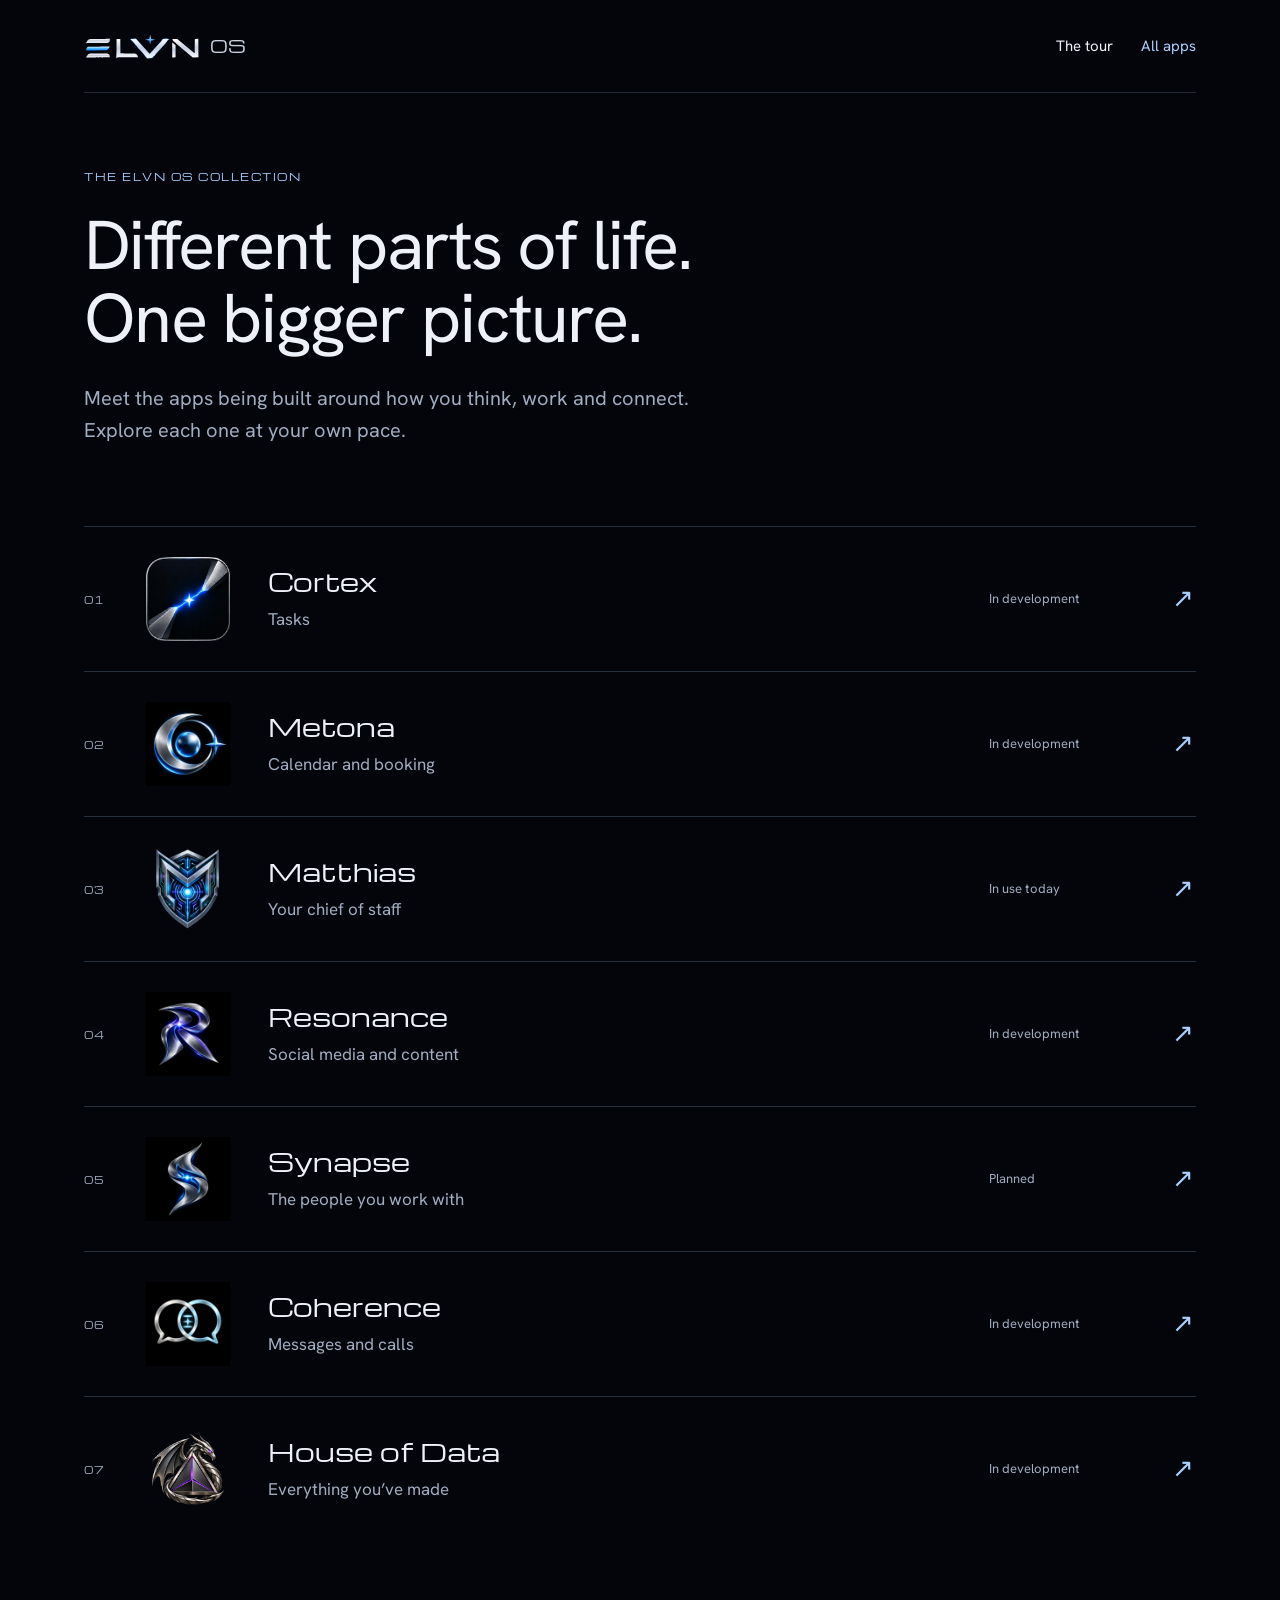
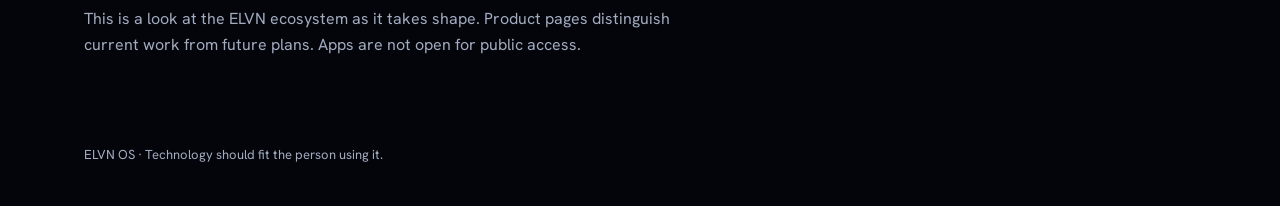
<file: apps/index.html>
<!doctype html>
<html lang="en"><head><meta charset="utf-8"><meta name="viewport" content="width=device-width,initial-scale=1"><meta name="description" content="Explore the ELVN OS app lineup, development previews and product direction."><title>Explore the apps — ELVN OS</title><link rel="stylesheet" href="style.css"></head><body><a class="skip" href="#main">Skip to content</a><div class="wrap"><header class="masthead"><a class="brand" href="../" aria-label="ELVN OS tour"><img src="../elvn-wordmark.svg" alt="ELVN"><span>OS</span></a><nav class="nav" aria-label="Main navigation"><a href="../">The tour</a><a href="./" aria-current="page">All apps</a></nav></header><main id="main" tabindex="-1"><section class="directory-hero"><p class="eyebrow">The ELVN OS collection</p><h1>Different parts of life.<br>One bigger picture.</h1><p class="intro">Meet the apps being built around how you think, work and connect. Explore each one at your own pace.</p></section><ol class="catalog"><li><a class="app-row" href="cortex/"><span class="number" aria-hidden="true">01</span><img src="../cortex.webp" alt="" width="84" height="84"><div><h2>Cortex</h2><p>Tasks</p></div><span class="release">In development</span><span class="arrow" aria-hidden="true">↗</span></a></li><li><a class="app-row" href="metona/"><span class="number" aria-hidden="true">02</span><img src="../metona.webp" alt="" width="84" height="84"><div><h2>Metona</h2><p>Calendar and booking</p></div><span class="release">In development</span><span class="arrow" aria-hidden="true">↗</span></a></li><li><a class="app-row" href="matthias/"><span class="number" aria-hidden="true">03</span><img src="../matthias.webp" alt="" width="84" height="84"><div><h2>Matthias</h2><p>Your chief of staff</p></div><span class="release">In use today</span><span class="arrow" aria-hidden="true">↗</span></a></li><li><a class="app-row" href="resonance/"><span class="number" aria-hidden="true">04</span><img src="../resonance.webp" alt="" width="84" height="84"><div><h2>Resonance</h2><p>Social media and content</p></div><span class="release">In development</span><span class="arrow" aria-hidden="true">↗</span></a></li><li><a class="app-row" href="synapse/"><span class="number" aria-hidden="true">05</span><img src="../synapse.webp" alt="" width="84" height="84"><div><h2>Synapse</h2><p>The people you work with</p></div><span class="release">Planned</span><span class="arrow" aria-hidden="true">↗</span></a></li><li><a class="app-row" href="coherence/"><span class="number" aria-hidden="true">06</span><img src="../coherence.webp" alt="" width="84" height="84"><div><h2>Coherence</h2><p>Messages and calls</p></div><span class="release">In development</span><span class="arrow" aria-hidden="true">↗</span></a></li><li><a class="app-row" href="house-of-data/"><span class="number" aria-hidden="true">07</span><img src="../assets/house-of-data/HOD-icon-512.png" alt="" width="84" height="84"><div><h2>House of Data</h2><p>Everything you’ve made</p></div><span class="release">In development</span><span class="arrow" aria-hidden="true">↗</span></a></li></ol><p class="directory-note">This is a look at the ELVN ecosystem as it takes shape. Product pages distinguish current work from future plans. Apps are not open for public access.</p></main><footer class="footer">ELVN OS · Technology should fit the person using it.</footer></div></body></html>
</file>
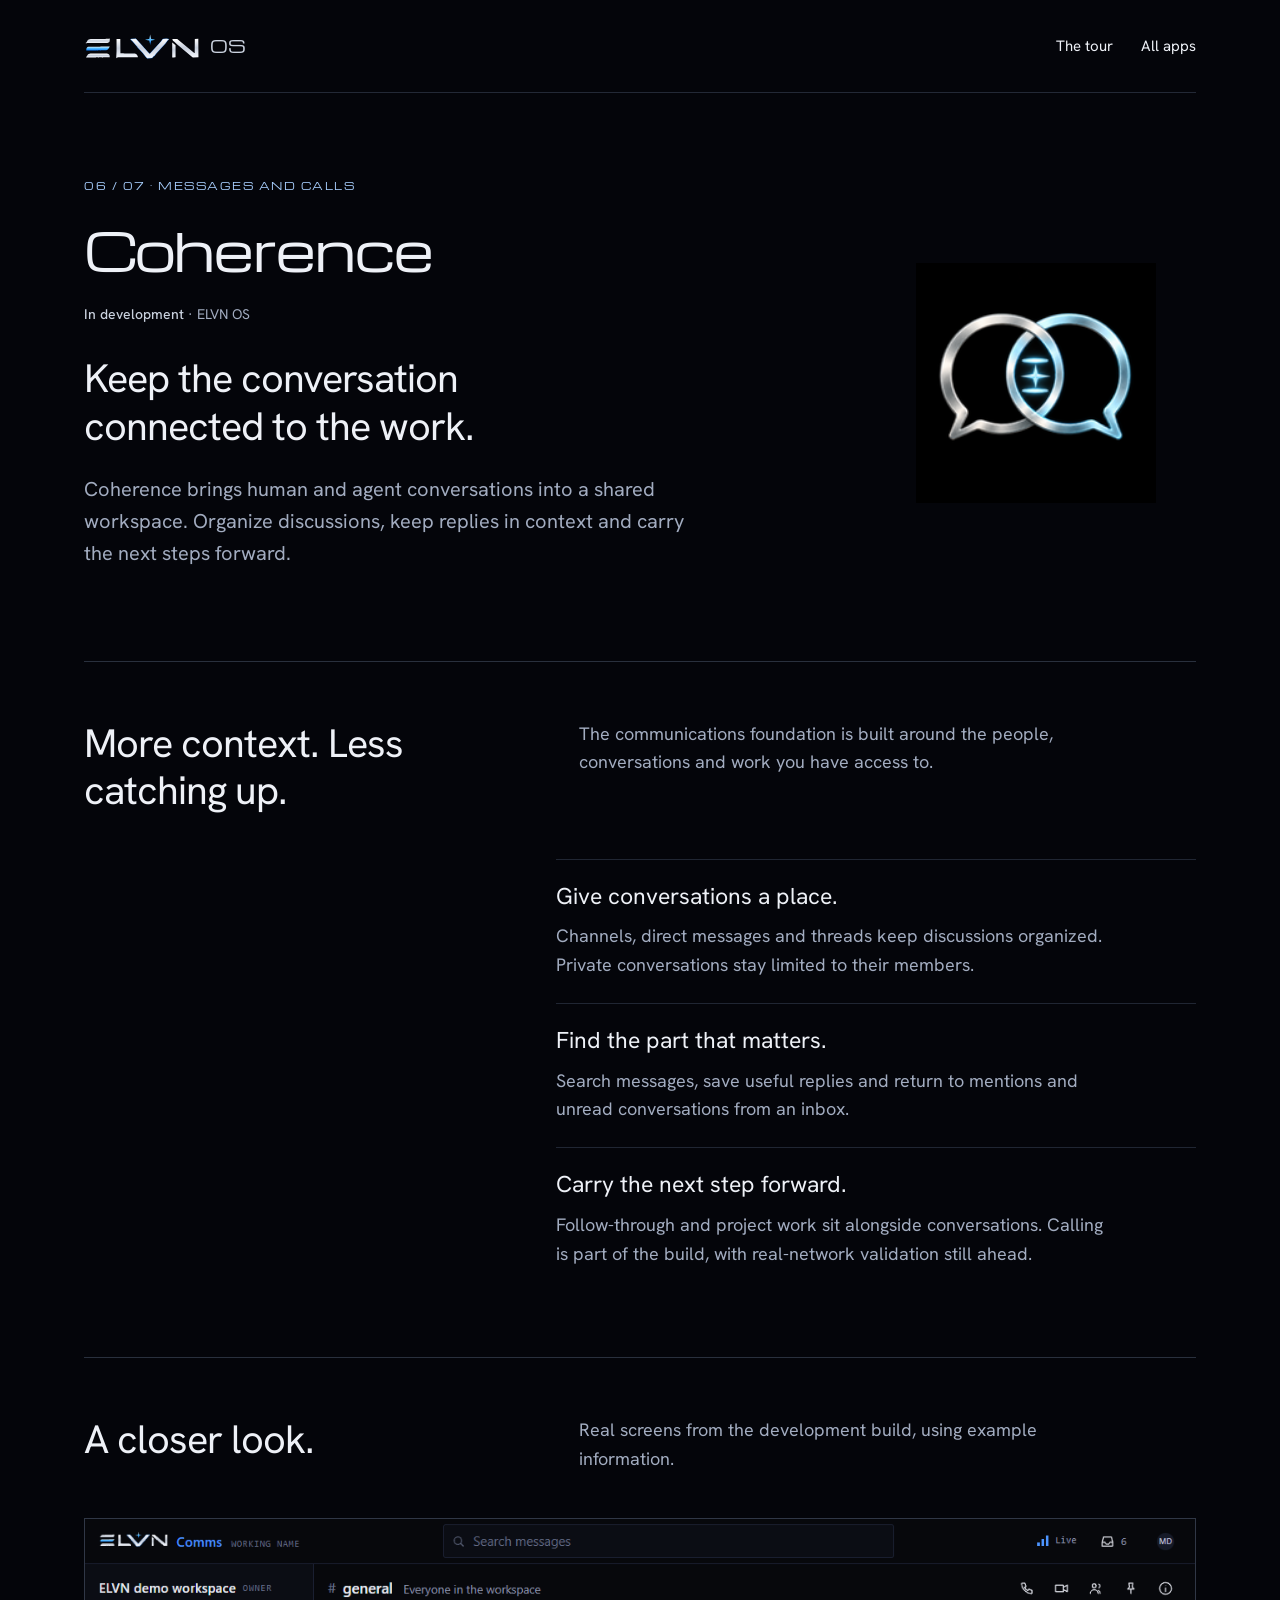
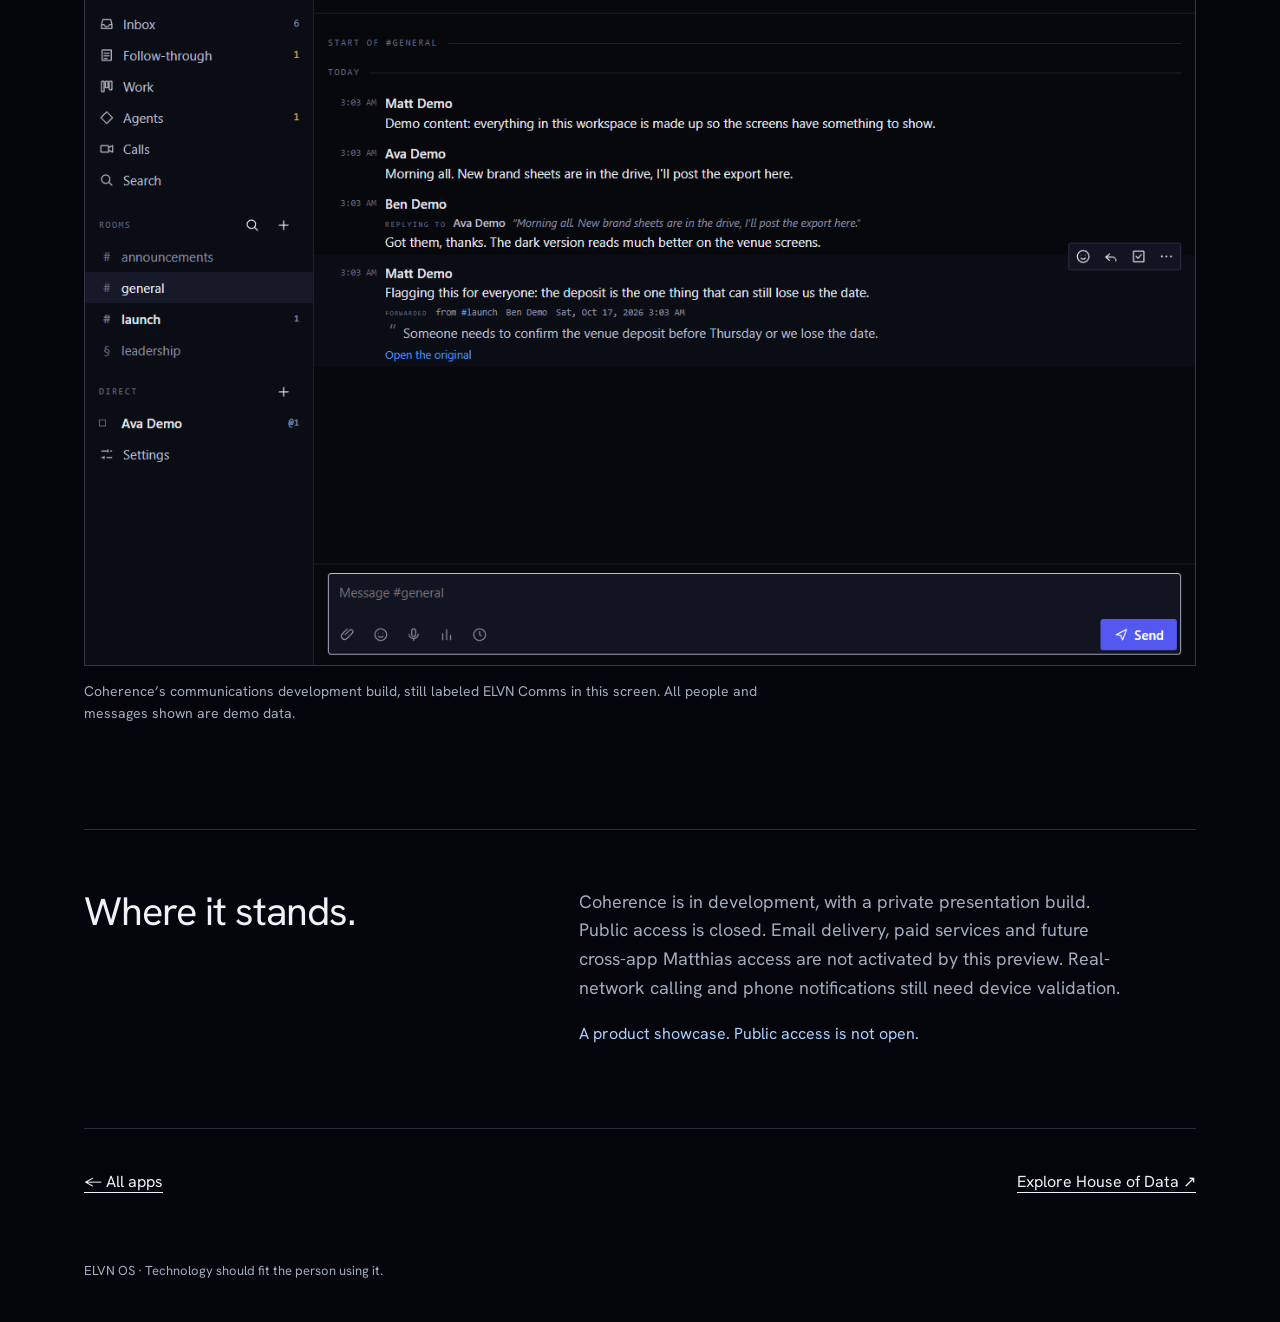
<file: apps/coherence/index.html>
<!doctype html>
<html lang="en"><head><meta charset="utf-8"><meta name="viewport" content="width=device-width,initial-scale=1"><meta name="description" content="Coherence brings human and agent conversations into a shared workspace. Organize discussions, keep replies in context and carry the next steps forward."><title>Coherence — ELVN OS</title><link rel="stylesheet" href="../style.css"></head><body><a class="skip" href="#main">Skip to content</a><div class="wrap"><header class="masthead"><a class="brand" href="../../" aria-label="ELVN OS tour"><img src="../../elvn-wordmark.svg" alt="ELVN"><span>OS</span></a><nav class="nav" aria-label="Main navigation"><a href="../../">The tour</a><a href="../">All apps</a></nav></header><main id="main" tabindex="-1"><section class="hero"><div class="hero-copy"><p class="eyebrow">06 / 07 · Messages and calls</p><h1>Coherence</h1><p class="status"><strong>In development</strong> · ELVN OS</p><p class="lead">Keep the conversation connected to the work.</p><p class="intro">Coherence brings human and agent conversations into a shared workspace. Organize discussions, keep replies in context and carry the next steps forward.</p></div><img class="identity " src="../../coherence.webp" alt="" width="240" height="240"></section><section class="chapter" aria-labelledby="purpose"><div class="chapter-head"><h2 id="purpose">More context. Less catching up.</h2><p>The communications foundation is built around the people, conversations and work you have access to.</p></div><div class="features"><div class="feature"><h3>Give conversations a place.</h3><p>Channels, direct messages and threads keep discussions organized. Private conversations stay limited to their members.</p></div><div class="feature"><h3>Find the part that matters.</h3><p>Search messages, save useful replies and return to mentions and unread conversations from an inbox.</p></div><div class="feature"><h3>Carry the next step forward.</h3><p>Follow-through and project work sit alongside conversations. Calling is part of the build, with real-network validation still ahead.</p></div></div></section><section class="chapter gallery" aria-labelledby="preview"><div class="chapter-head"><h2 id="preview">A closer look.</h2><p>Real screens from the development build, using example information.</p></div><figure><a href="../../assets/screenshots/coherence-workspace.png" aria-label="View full-size screenshot: ELVN Comms development build showing a channel with fictional team messages."><img src="../../assets/screenshots/coherence-workspace.png" alt="ELVN Comms development build showing a channel with fictional team messages." width="1280" height="860" loading="lazy"></a><figcaption>Coherence’s communications development build, still labeled ELVN Comms in this screen. All people and messages shown are demo data.</figcaption></figure></section><section class="chapter availability" aria-labelledby="today"><h2 id="today">Where it stands.</h2><div><p>Coherence is in development, with a private presentation build. Public access is closed. Email delivery, paid services and future cross-app Matthias access are not activated by this preview. Real-network calling and phone notifications still need device validation.</p><p class="reading">A product showcase. Public access is not open.</p></div></section><nav class="next" aria-label="Continue exploring"><a href="../">← All apps</a><a href="../house-of-data/">Explore House of Data <span aria-hidden="true">&nbsp;↗</span></a></nav></main><footer class="footer">ELVN OS · Technology should fit the person using it.</footer></div></body></html>
</file>
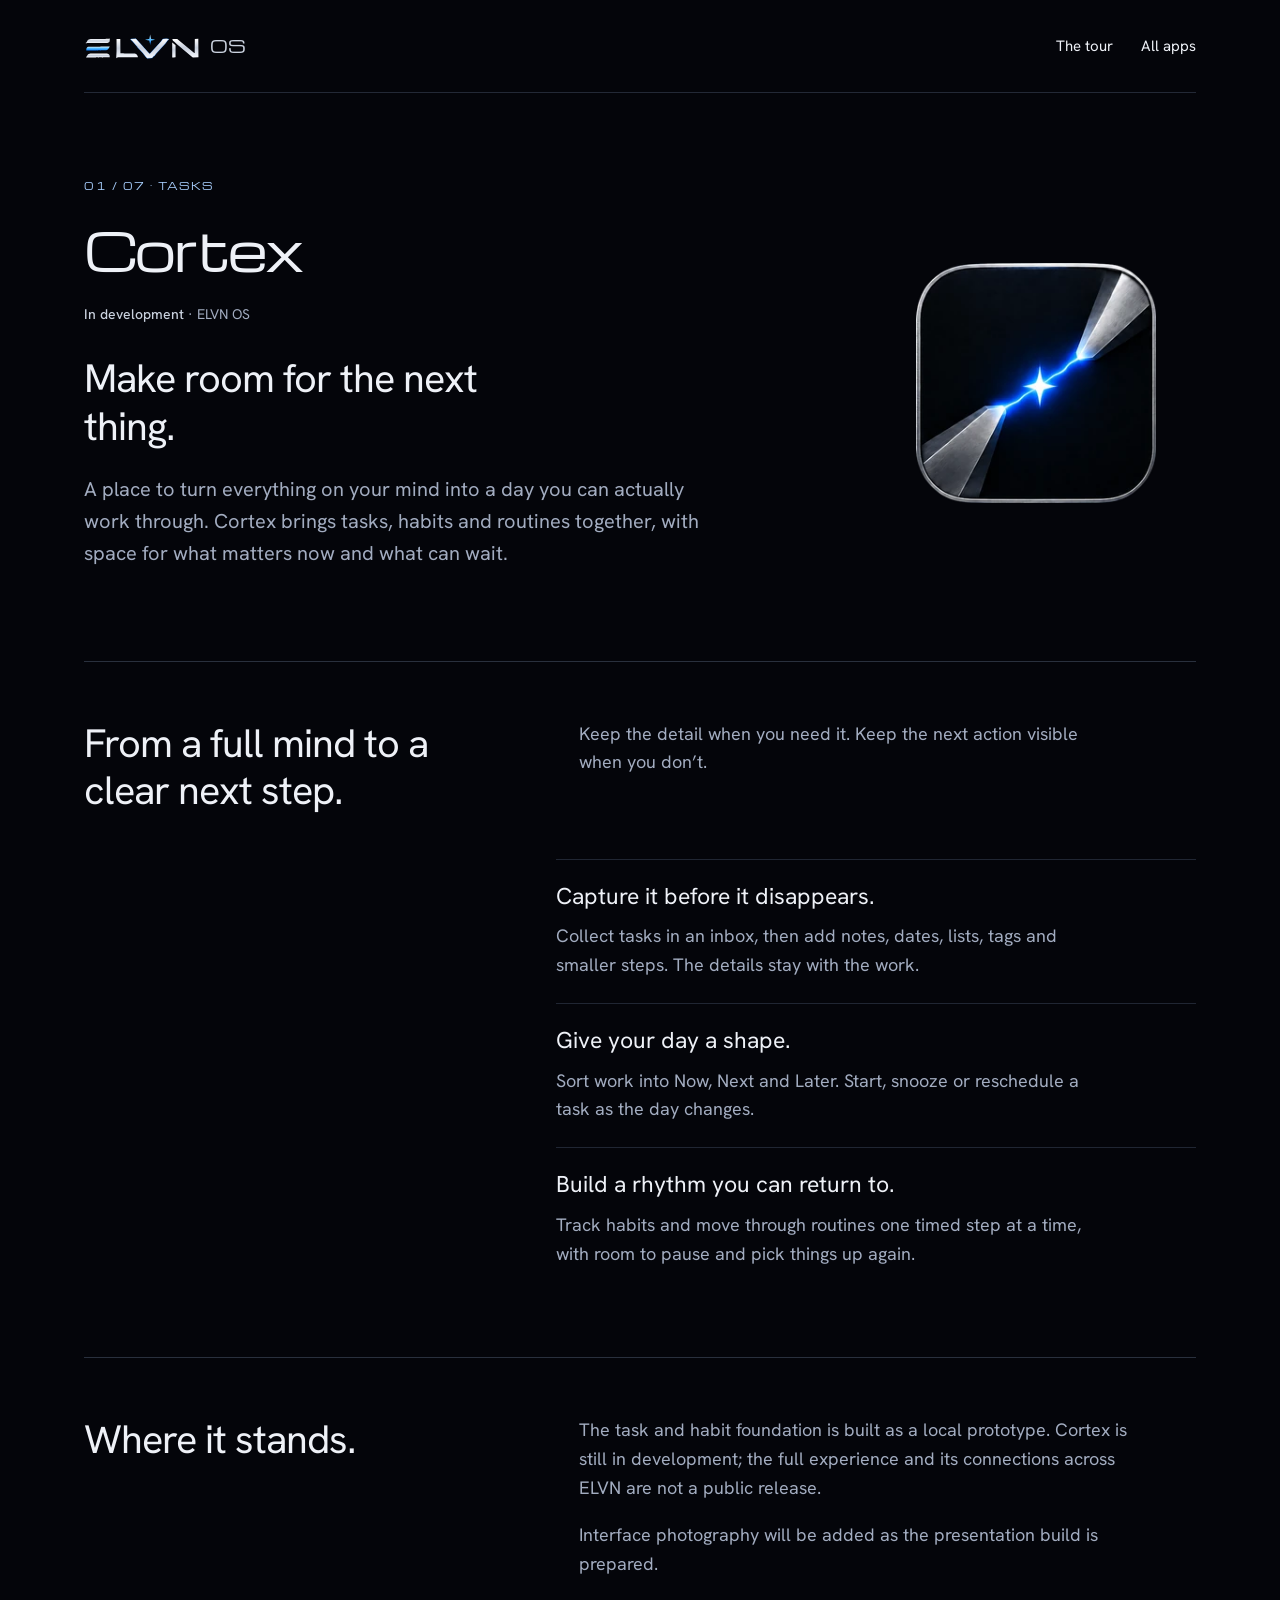
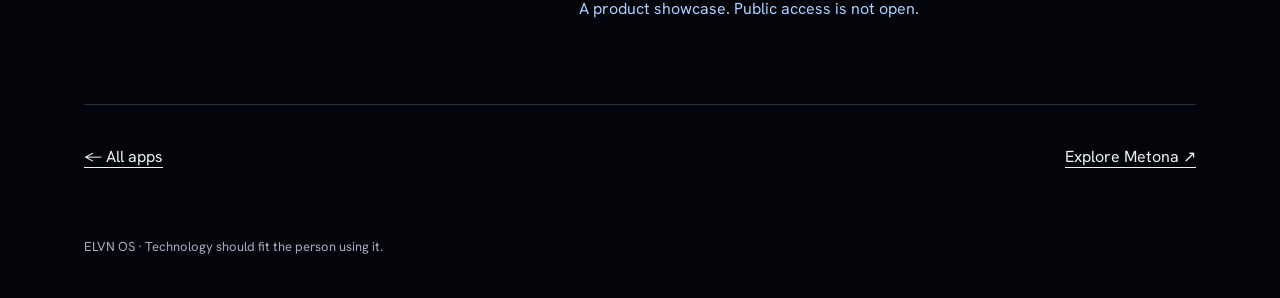
<file: apps/cortex/index.html>
<!doctype html>
<html lang="en"><head><meta charset="utf-8"><meta name="viewport" content="width=device-width,initial-scale=1"><meta name="description" content="A place to turn everything on your mind into a day you can actually work through. Cortex brings tasks, habits and routines together, with space for what matters now and what can wait."><title>Cortex — ELVN OS</title><link rel="stylesheet" href="../style.css"></head><body><a class="skip" href="#main">Skip to content</a><div class="wrap"><header class="masthead"><a class="brand" href="../../" aria-label="ELVN OS tour"><img src="../../elvn-wordmark.svg" alt="ELVN"><span>OS</span></a><nav class="nav" aria-label="Main navigation"><a href="../../">The tour</a><a href="../">All apps</a></nav></header><main id="main" tabindex="-1"><section class="hero"><div class="hero-copy"><p class="eyebrow">01 / 07 · Tasks</p><h1>Cortex</h1><p class="status"><strong>In development</strong> · ELVN OS</p><p class="lead">Make room for the next thing.</p><p class="intro">A place to turn everything on your mind into a day you can actually work through. Cortex brings tasks, habits and routines together, with space for what matters now and what can wait.</p></div><img class="identity " src="../../cortex.webp" alt="" width="240" height="240"></section><section class="chapter" aria-labelledby="purpose"><div class="chapter-head"><h2 id="purpose">From a full mind to a clear next step.</h2><p>Keep the detail when you need it. Keep the next action visible when you don’t.</p></div><div class="features"><div class="feature"><h3>Capture it before it disappears.</h3><p>Collect tasks in an inbox, then add notes, dates, lists, tags and smaller steps. The details stay with the work.</p></div><div class="feature"><h3>Give your day a shape.</h3><p>Sort work into Now, Next and Later. Start, snooze or reschedule a task as the day changes.</p></div><div class="feature"><h3>Build a rhythm you can return to.</h3><p>Track habits and move through routines one timed step at a time, with room to pause and pick things up again.</p></div></div></section><section class="chapter availability" aria-labelledby="today"><h2 id="today">Where it stands.</h2><div><p>The task and habit foundation is built as a local prototype. Cortex is still in development; the full experience and its connections across ELVN are not a public release.</p><p>Interface photography will be added as the presentation build is prepared.</p><p class="reading">A product showcase. Public access is not open.</p></div></section><nav class="next" aria-label="Continue exploring"><a href="../">← All apps</a><a href="../metona/">Explore Metona <span aria-hidden="true">&nbsp;↗</span></a></nav></main><footer class="footer">ELVN OS · Technology should fit the person using it.</footer></div></body></html>
</file>
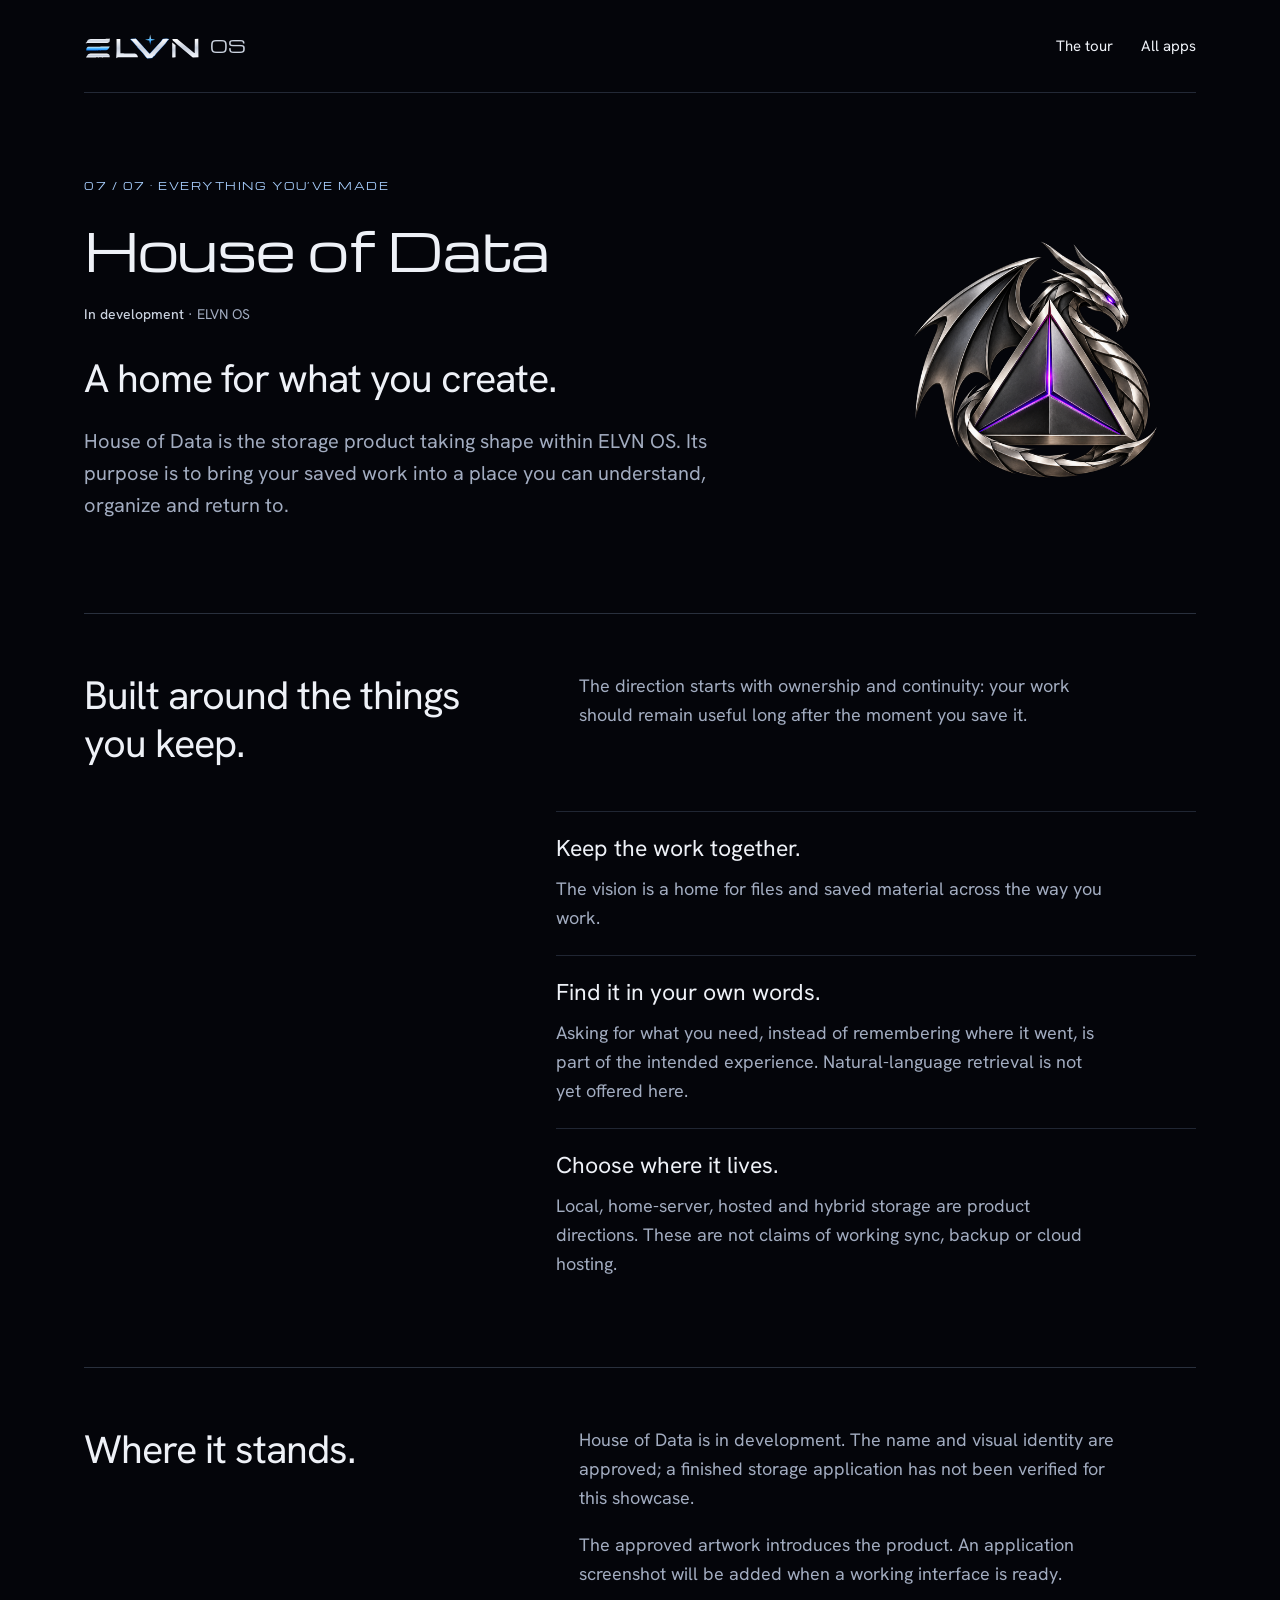
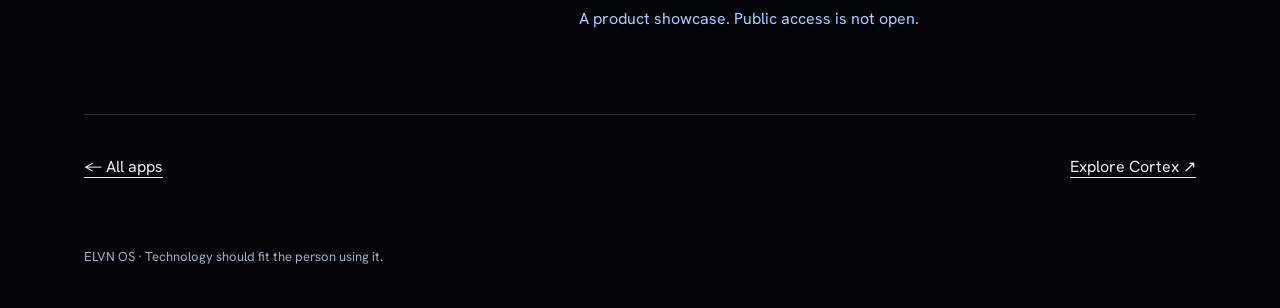
<file: apps/house-of-data/index.html>
<!doctype html>
<html lang="en"><head><meta charset="utf-8"><meta name="viewport" content="width=device-width,initial-scale=1"><meta name="description" content="House of Data is the storage product taking shape within ELVN OS. Its purpose is to bring your saved work into a place you can understand, organize and return to."><title>House of Data — ELVN OS</title><link rel="stylesheet" href="../style.css"></head><body><a class="skip" href="#main">Skip to content</a><div class="wrap"><header class="masthead"><a class="brand" href="../../" aria-label="ELVN OS tour"><img src="../../elvn-wordmark.svg" alt="ELVN"><span>OS</span></a><nav class="nav" aria-label="Main navigation"><a href="../../">The tour</a><a href="../">All apps</a></nav></header><main id="main" tabindex="-1"><section class="hero"><div class="hero-copy"><p class="eyebrow">07 / 07 · Everything you’ve made</p><h1>House of Data</h1><p class="status"><strong>In development</strong> · ELVN OS</p><p class="lead">A home for what you create.</p><p class="intro">House of Data is the storage product taking shape within ELVN OS. Its purpose is to bring your saved work into a place you can understand, organize and return to.</p></div><img class="identity hod" src="../../assets/house-of-data/HOD-icon-512.png" alt="" width="240" height="240"></section><section class="chapter" aria-labelledby="purpose"><div class="chapter-head"><h2 id="purpose">Built around the things you keep.</h2><p>The direction starts with ownership and continuity: your work should remain useful long after the moment you save it.</p></div><div class="features"><div class="feature"><h3>Keep the work together.</h3><p>The vision is a home for files and saved material across the way you work.</p></div><div class="feature"><h3>Find it in your own words.</h3><p>Asking for what you need, instead of remembering where it went, is part of the intended experience. Natural-language retrieval is not yet offered here.</p></div><div class="feature"><h3>Choose where it lives.</h3><p>Local, home-server, hosted and hybrid storage are product directions. These are not claims of working sync, backup or cloud hosting.</p></div></div></section><section class="chapter availability" aria-labelledby="today"><h2 id="today">Where it stands.</h2><div><p>House of Data is in development. The name and visual identity are approved; a finished storage application has not been verified for this showcase.</p><p>The approved artwork introduces the product. An application screenshot will be added when a working interface is ready.</p><p class="reading">A product showcase. Public access is not open.</p></div></section><nav class="next" aria-label="Continue exploring"><a href="../">← All apps</a><a href="../cortex/">Explore Cortex <span aria-hidden="true">&nbsp;↗</span></a></nav></main><footer class="footer">ELVN OS · Technology should fit the person using it.</footer></div></body></html>
</file>
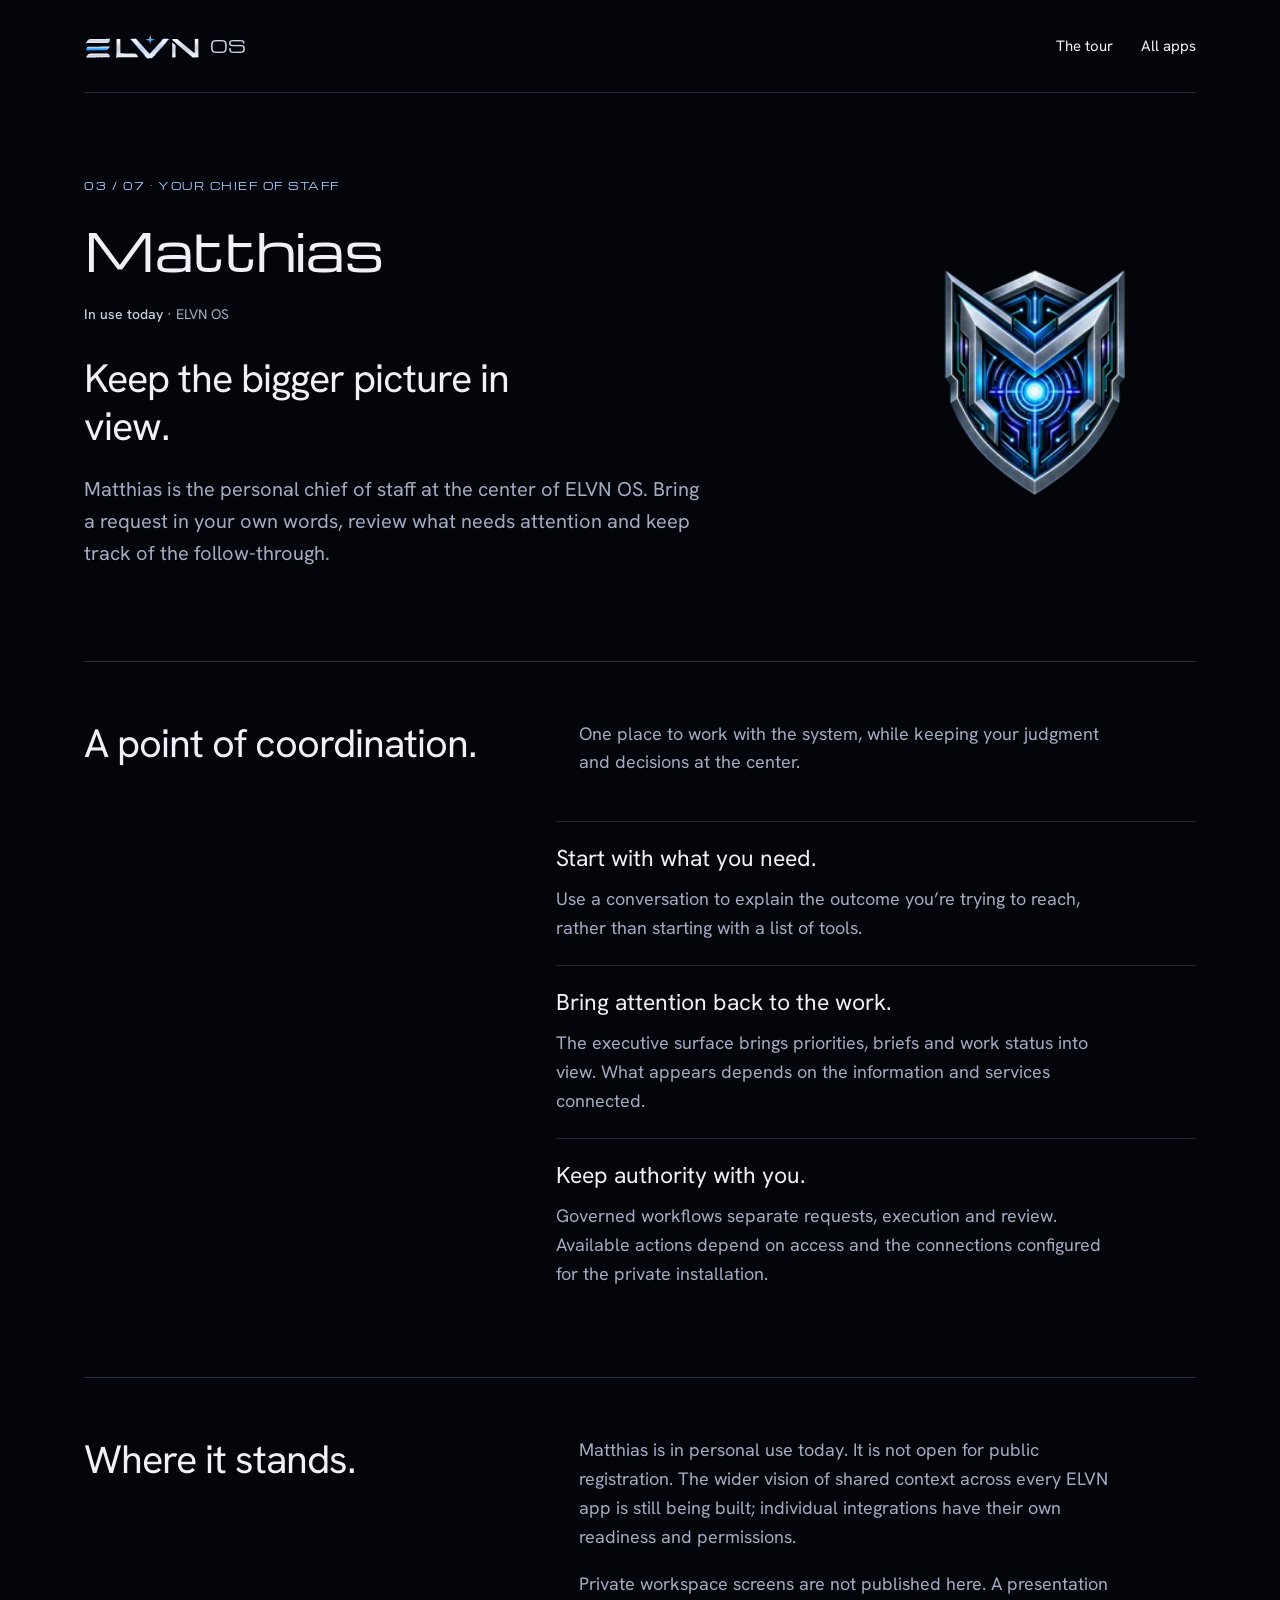
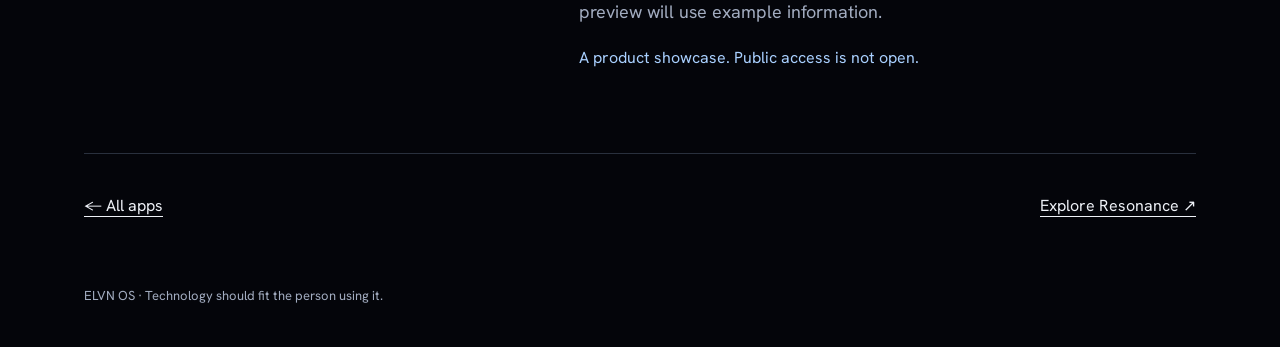
<file: apps/matthias/index.html>
<!doctype html>
<html lang="en"><head><meta charset="utf-8"><meta name="viewport" content="width=device-width,initial-scale=1"><meta name="description" content="Matthias is the personal chief of staff at the center of ELVN OS. Bring a request in your own words, review what needs attention and keep track of the follow-through."><title>Matthias — ELVN OS</title><link rel="stylesheet" href="../style.css"></head><body><a class="skip" href="#main">Skip to content</a><div class="wrap"><header class="masthead"><a class="brand" href="../../" aria-label="ELVN OS tour"><img src="../../elvn-wordmark.svg" alt="ELVN"><span>OS</span></a><nav class="nav" aria-label="Main navigation"><a href="../../">The tour</a><a href="../">All apps</a></nav></header><main id="main" tabindex="-1"><section class="hero"><div class="hero-copy"><p class="eyebrow">03 / 07 · Your chief of staff</p><h1>Matthias</h1><p class="status"><strong>In use today</strong> · ELVN OS</p><p class="lead">Keep the bigger picture in view.</p><p class="intro">Matthias is the personal chief of staff at the center of ELVN OS. Bring a request in your own words, review what needs attention and keep track of the follow-through.</p></div><img class="identity " src="../../matthias.webp" alt="" width="240" height="240"></section><section class="chapter" aria-labelledby="purpose"><div class="chapter-head"><h2 id="purpose">A point of coordination.</h2><p>One place to work with the system, while keeping your judgment and decisions at the center.</p></div><div class="features"><div class="feature"><h3>Start with what you need.</h3><p>Use a conversation to explain the outcome you’re trying to reach, rather than starting with a list of tools.</p></div><div class="feature"><h3>Bring attention back to the work.</h3><p>The executive surface brings priorities, briefs and work status into view. What appears depends on the information and services connected.</p></div><div class="feature"><h3>Keep authority with you.</h3><p>Governed workflows separate requests, execution and review. Available actions depend on access and the connections configured for the private installation.</p></div></div></section><section class="chapter availability" aria-labelledby="today"><h2 id="today">Where it stands.</h2><div><p>Matthias is in personal use today. It is not open for public registration. The wider vision of shared context across every ELVN app is still being built; individual integrations have their own readiness and permissions.</p><p>Private workspace screens are not published here. A presentation preview will use example information.</p><p class="reading">A product showcase. Public access is not open.</p></div></section><nav class="next" aria-label="Continue exploring"><a href="../">← All apps</a><a href="../resonance/">Explore Resonance <span aria-hidden="true">&nbsp;↗</span></a></nav></main><footer class="footer">ELVN OS · Technology should fit the person using it.</footer></div></body></html>
</file>
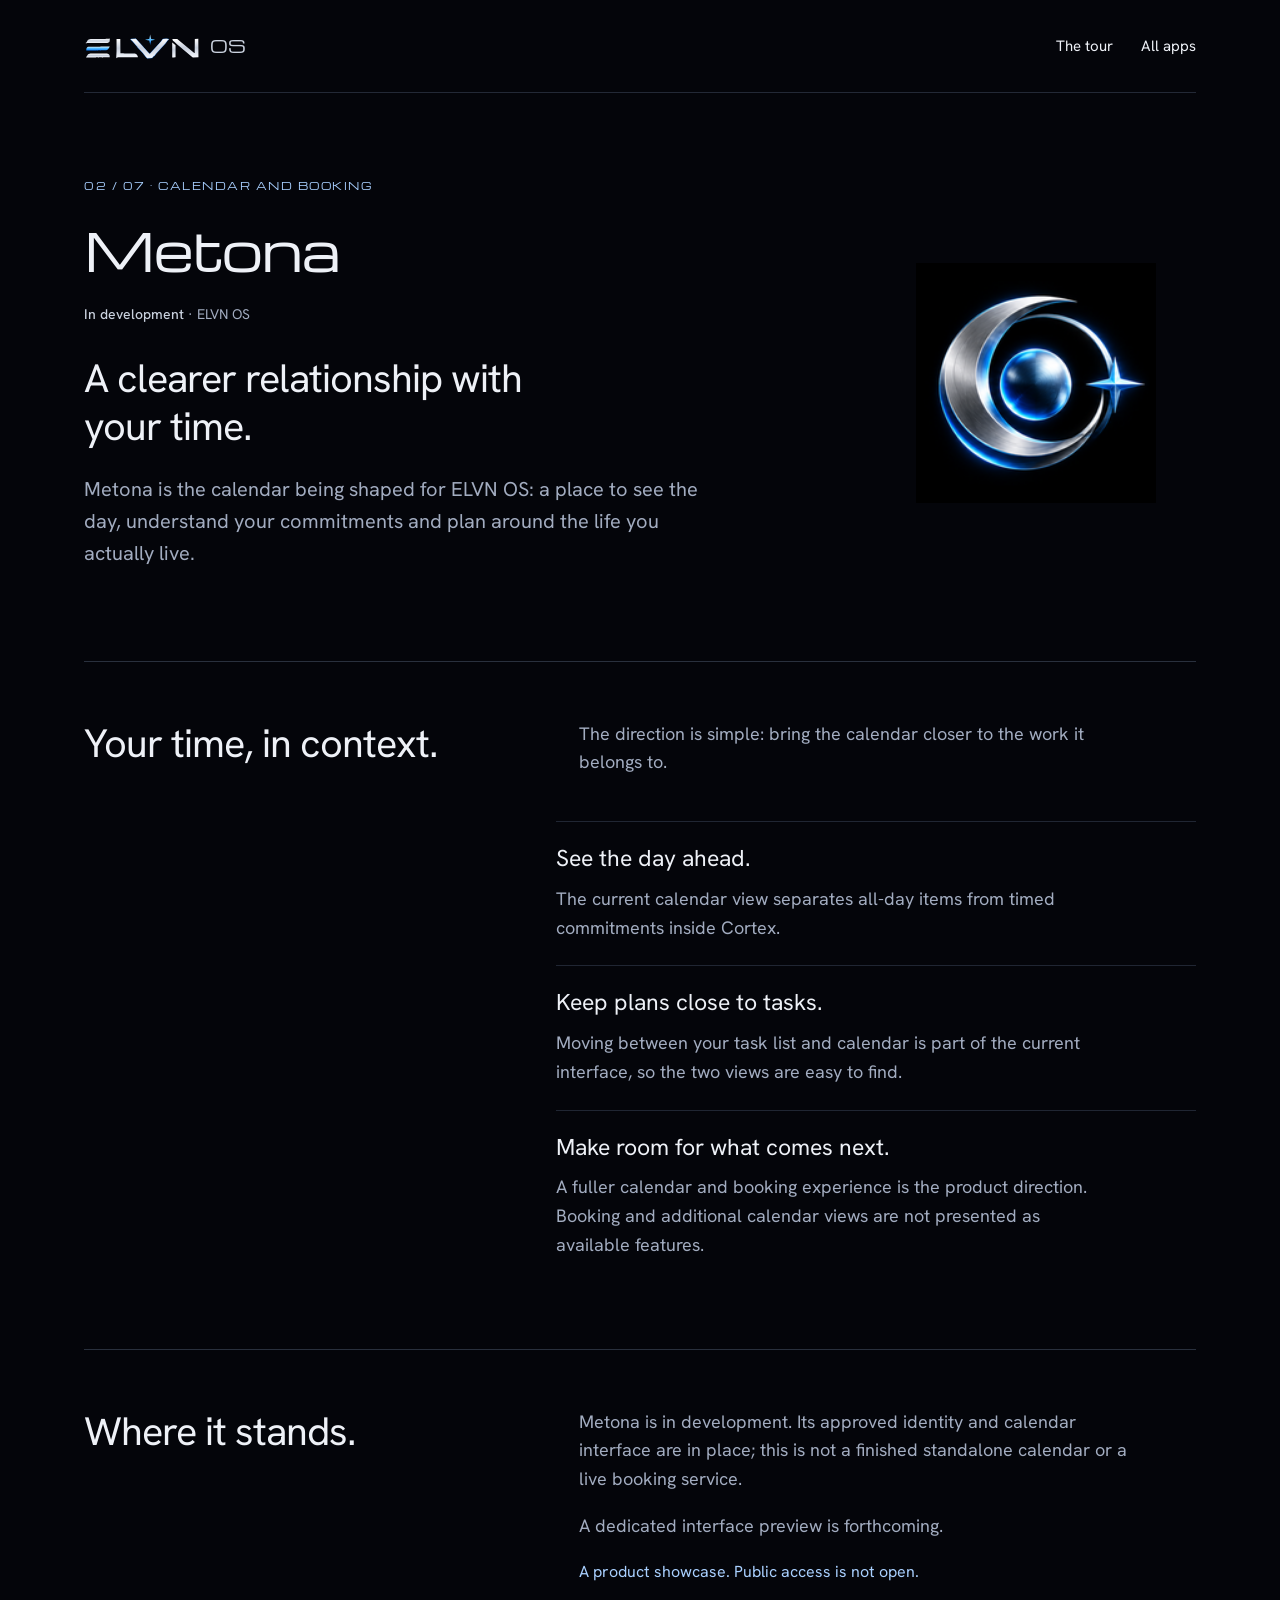
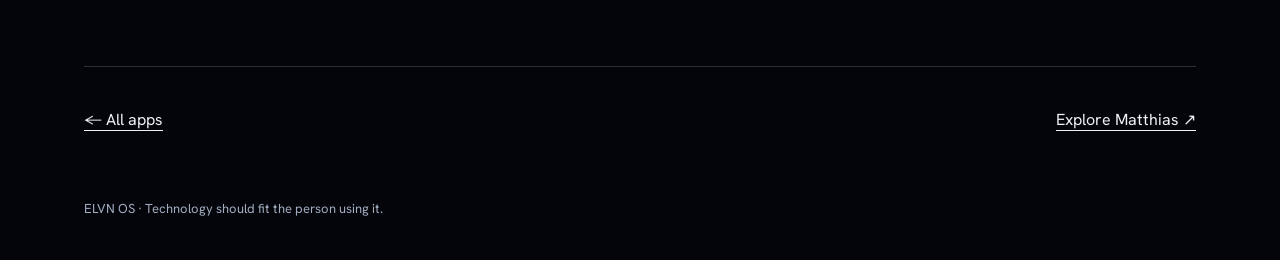
<file: apps/metona/index.html>
<!doctype html>
<html lang="en"><head><meta charset="utf-8"><meta name="viewport" content="width=device-width,initial-scale=1"><meta name="description" content="Metona is the calendar being shaped for ELVN OS: a place to see the day, understand your commitments and plan around the life you actually live."><title>Metona — ELVN OS</title><link rel="stylesheet" href="../style.css"></head><body><a class="skip" href="#main">Skip to content</a><div class="wrap"><header class="masthead"><a class="brand" href="../../" aria-label="ELVN OS tour"><img src="../../elvn-wordmark.svg" alt="ELVN"><span>OS</span></a><nav class="nav" aria-label="Main navigation"><a href="../../">The tour</a><a href="../">All apps</a></nav></header><main id="main" tabindex="-1"><section class="hero"><div class="hero-copy"><p class="eyebrow">02 / 07 · Calendar and booking</p><h1>Metona</h1><p class="status"><strong>In development</strong> · ELVN OS</p><p class="lead">A clearer relationship with your time.</p><p class="intro">Metona is the calendar being shaped for ELVN OS: a place to see the day, understand your commitments and plan around the life you actually live.</p></div><img class="identity " src="../../metona.webp" alt="" width="240" height="240"></section><section class="chapter" aria-labelledby="purpose"><div class="chapter-head"><h2 id="purpose">Your time, in context.</h2><p>The direction is simple: bring the calendar closer to the work it belongs to.</p></div><div class="features"><div class="feature"><h3>See the day ahead.</h3><p>The current calendar view separates all-day items from timed commitments inside Cortex.</p></div><div class="feature"><h3>Keep plans close to tasks.</h3><p>Moving between your task list and calendar is part of the current interface, so the two views are easy to find.</p></div><div class="feature"><h3>Make room for what comes next.</h3><p>A fuller calendar and booking experience is the product direction. Booking and additional calendar views are not presented as available features.</p></div></div></section><section class="chapter availability" aria-labelledby="today"><h2 id="today">Where it stands.</h2><div><p>Metona is in development. Its approved identity and calendar interface are in place; this is not a finished standalone calendar or a live booking service.</p><p>A dedicated interface preview is forthcoming.</p><p class="reading">A product showcase. Public access is not open.</p></div></section><nav class="next" aria-label="Continue exploring"><a href="../">← All apps</a><a href="../matthias/">Explore Matthias <span aria-hidden="true">&nbsp;↗</span></a></nav></main><footer class="footer">ELVN OS · Technology should fit the person using it.</footer></div></body></html>
</file>
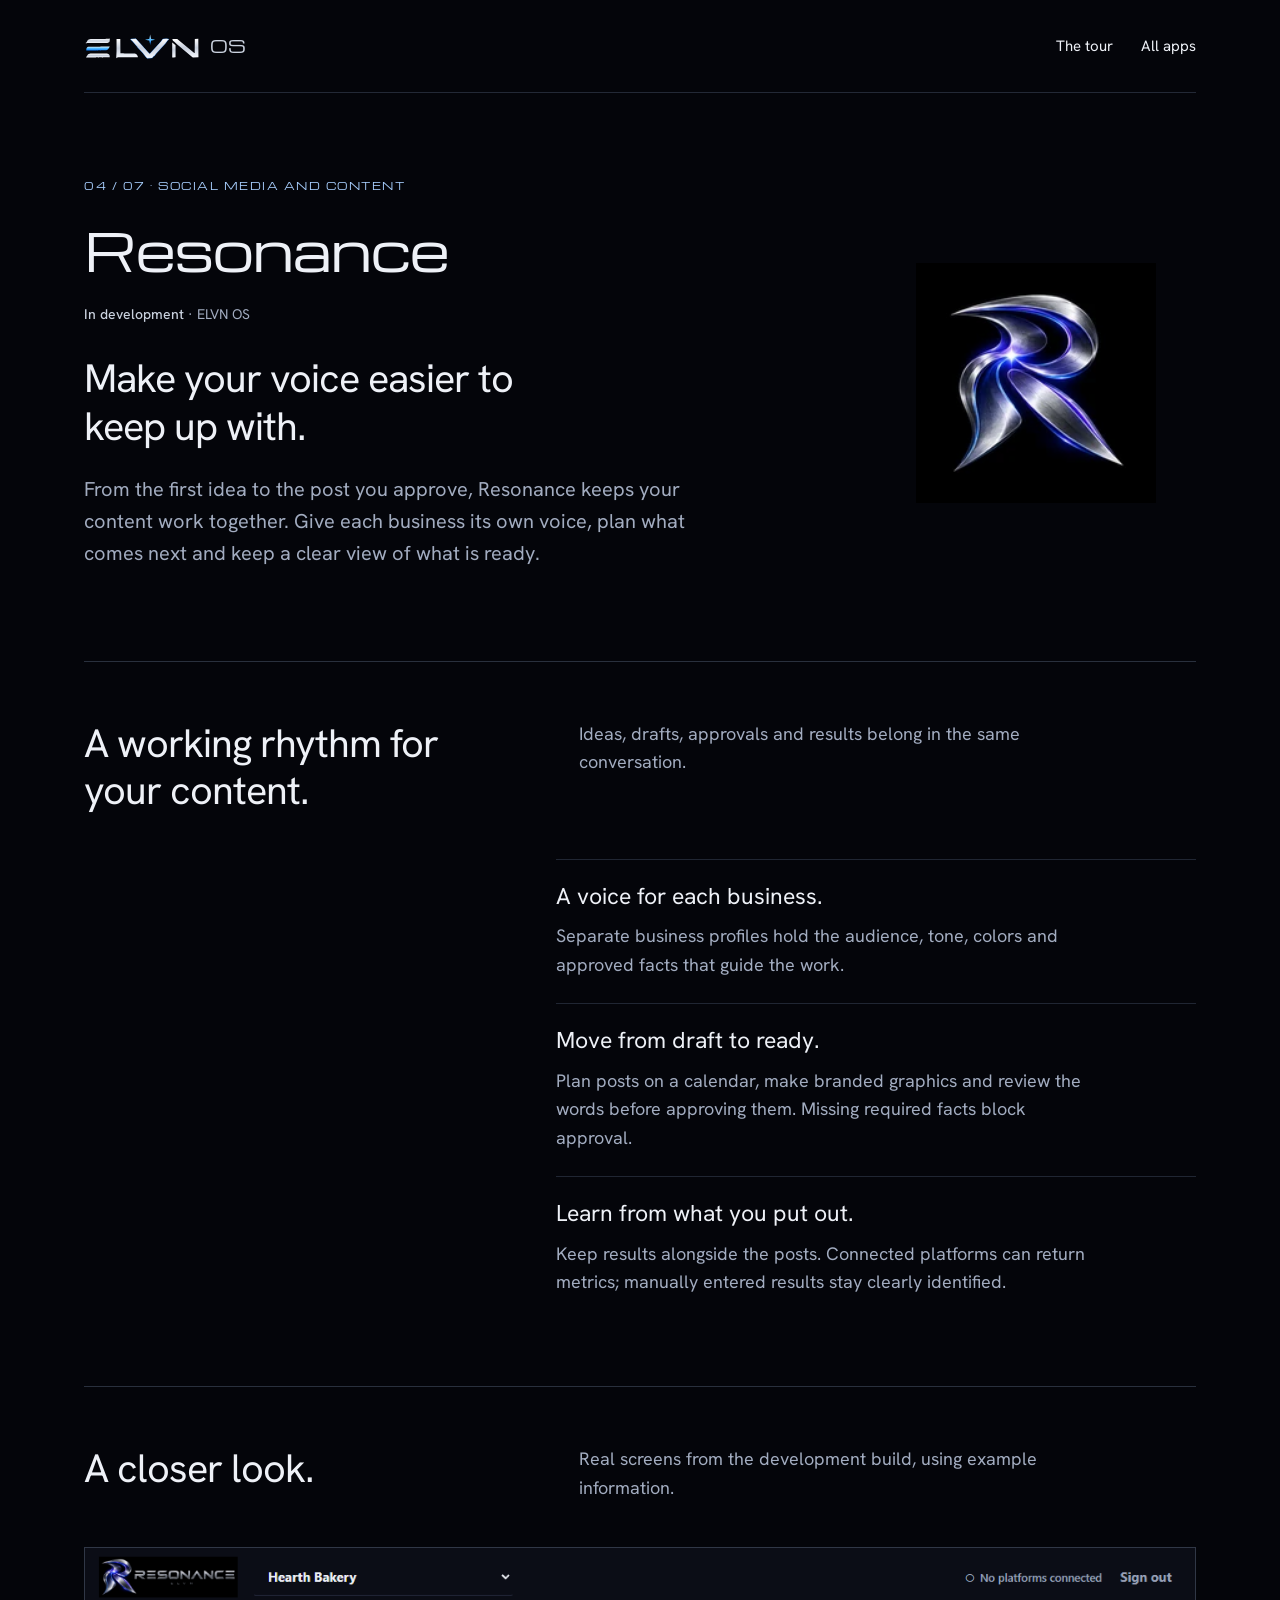
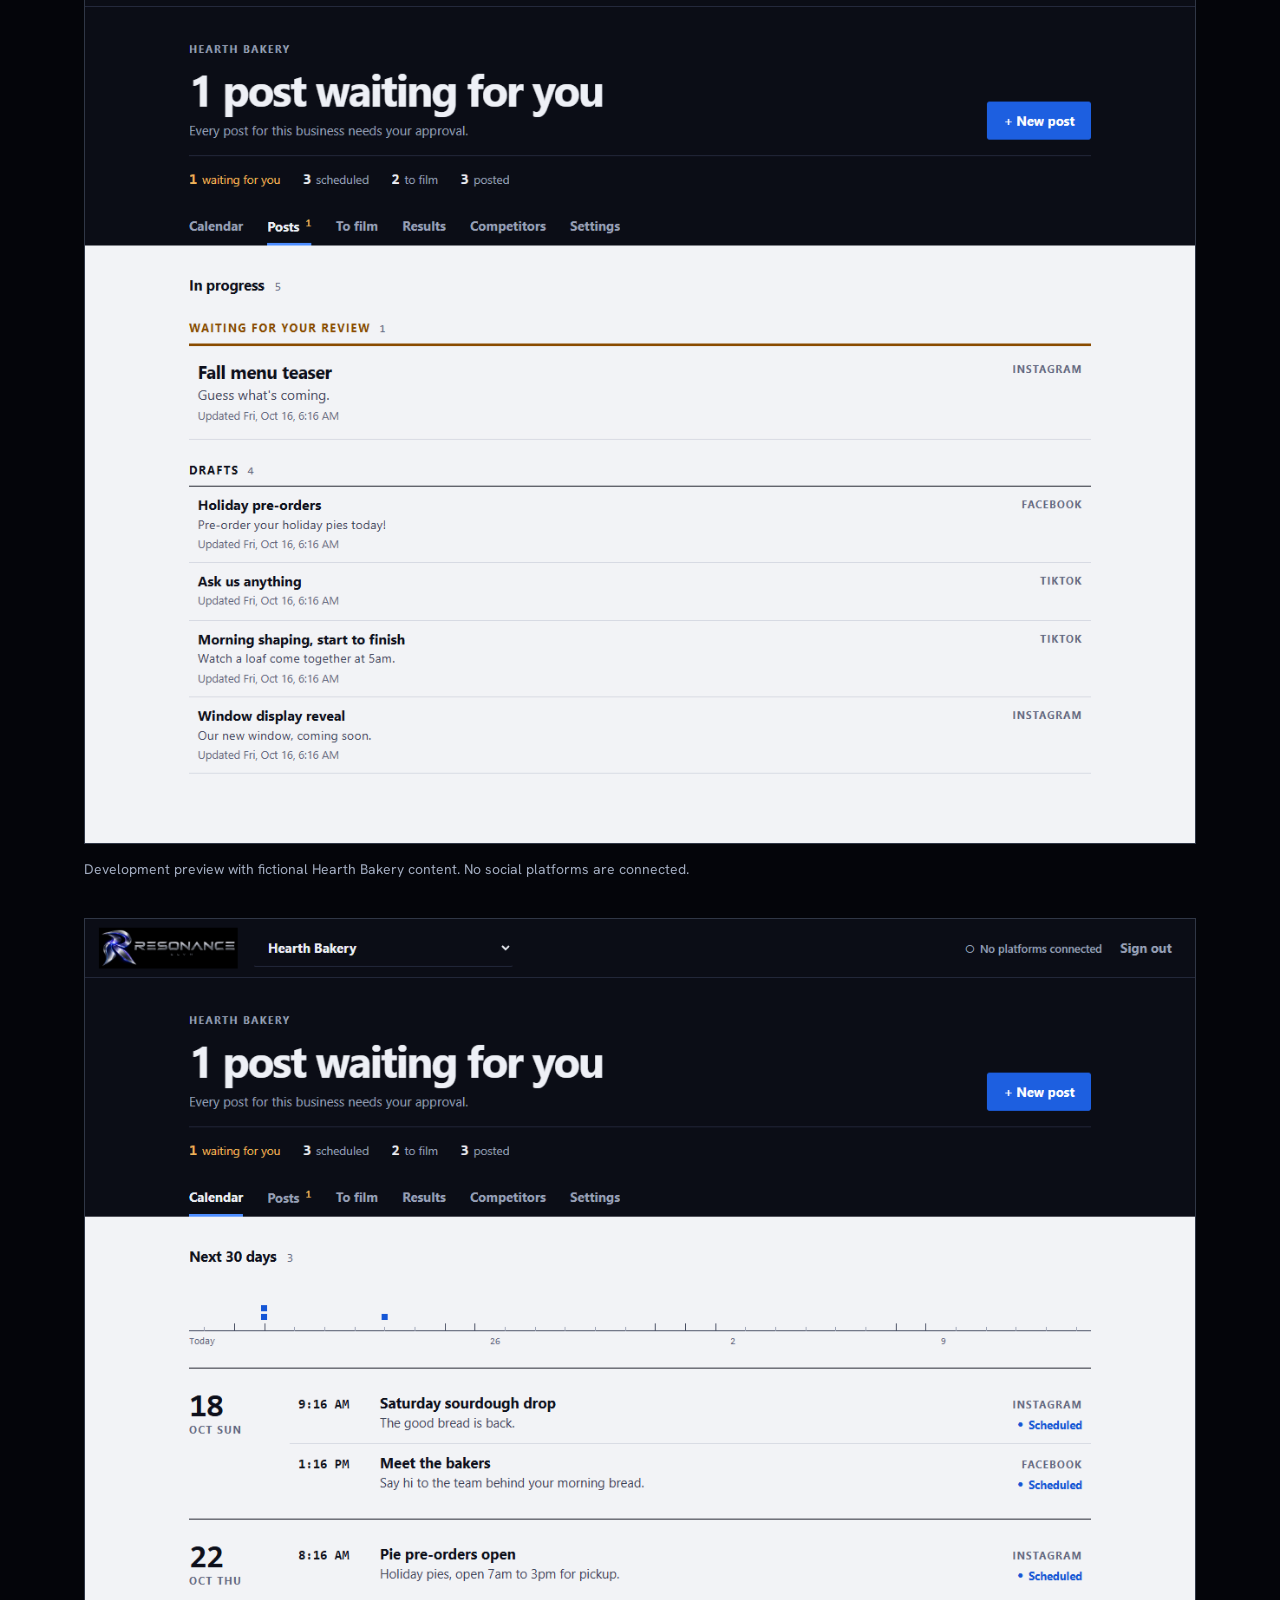
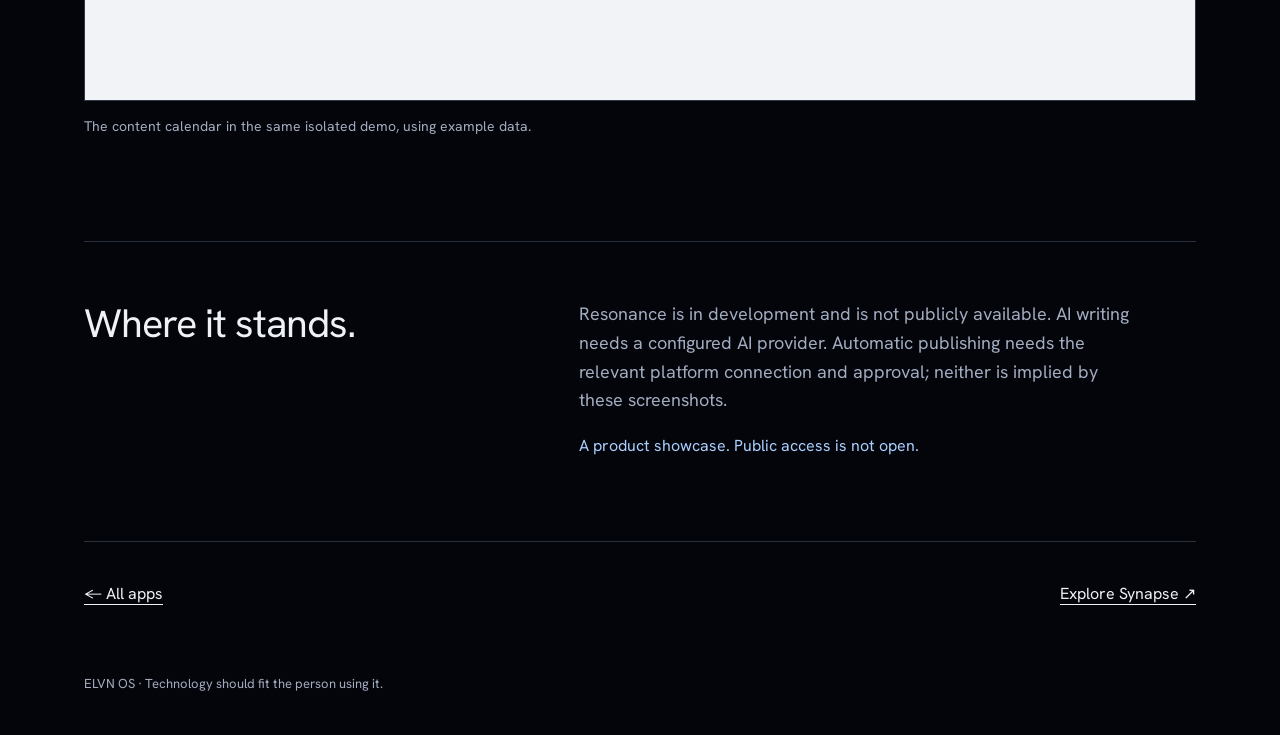
<file: apps/resonance/index.html>
<!doctype html>
<html lang="en"><head><meta charset="utf-8"><meta name="viewport" content="width=device-width,initial-scale=1"><meta name="description" content="From the first idea to the post you approve, Resonance keeps your content work together. Give each business its own voice, plan what comes next and keep a clear view of what is ready."><title>Resonance — ELVN OS</title><link rel="stylesheet" href="../style.css"></head><body><a class="skip" href="#main">Skip to content</a><div class="wrap"><header class="masthead"><a class="brand" href="../../" aria-label="ELVN OS tour"><img src="../../elvn-wordmark.svg" alt="ELVN"><span>OS</span></a><nav class="nav" aria-label="Main navigation"><a href="../../">The tour</a><a href="../">All apps</a></nav></header><main id="main" tabindex="-1"><section class="hero"><div class="hero-copy"><p class="eyebrow">04 / 07 · Social media and content</p><h1>Resonance</h1><p class="status"><strong>In development</strong> · ELVN OS</p><p class="lead">Make your voice easier to keep up with.</p><p class="intro">From the first idea to the post you approve, Resonance keeps your content work together. Give each business its own voice, plan what comes next and keep a clear view of what is ready.</p></div><img class="identity " src="../../resonance.webp" alt="" width="240" height="240"></section><section class="chapter" aria-labelledby="purpose"><div class="chapter-head"><h2 id="purpose">A working rhythm for your content.</h2><p>Ideas, drafts, approvals and results belong in the same conversation.</p></div><div class="features"><div class="feature"><h3>A voice for each business.</h3><p>Separate business profiles hold the audience, tone, colors and approved facts that guide the work.</p></div><div class="feature"><h3>Move from draft to ready.</h3><p>Plan posts on a calendar, make branded graphics and review the words before approving them. Missing required facts block approval.</p></div><div class="feature"><h3>Learn from what you put out.</h3><p>Keep results alongside the posts. Connected platforms can return metrics; manually entered results stay clearly identified.</p></div></div></section><section class="chapter gallery" aria-labelledby="preview"><div class="chapter-head"><h2 id="preview">A closer look.</h2><p>Real screens from the development build, using example information.</p></div><figure><a href="../../assets/screenshots/resonance-posts.png" aria-label="View full-size screenshot: Posts awaiting review alongside drafts in Resonance."><img src="../../assets/screenshots/resonance-posts.png" alt="Posts awaiting review alongside drafts in Resonance." width="1280" height="1032" loading="lazy"></a><figcaption>Development preview with fictional Hearth Bakery content. No social platforms are connected.</figcaption></figure><figure><a href="../../assets/screenshots/resonance-calendar.png" aria-label="View full-size screenshot: Resonance content calendar with example scheduled posts."><img src="../../assets/screenshots/resonance-calendar.png" alt="Resonance content calendar with example scheduled posts." width="1280" height="900" loading="lazy"></a><figcaption>The content calendar in the same isolated demo, using example data.</figcaption></figure></section><section class="chapter availability" aria-labelledby="today"><h2 id="today">Where it stands.</h2><div><p>Resonance is in development and is not publicly available. AI writing needs a configured AI provider. Automatic publishing needs the relevant platform connection and approval; neither is implied by these screenshots.</p><p class="reading">A product showcase. Public access is not open.</p></div></section><nav class="next" aria-label="Continue exploring"><a href="../">← All apps</a><a href="../synapse/">Explore Synapse <span aria-hidden="true">&nbsp;↗</span></a></nav></main><footer class="footer">ELVN OS · Technology should fit the person using it.</footer></div></body></html>
</file>
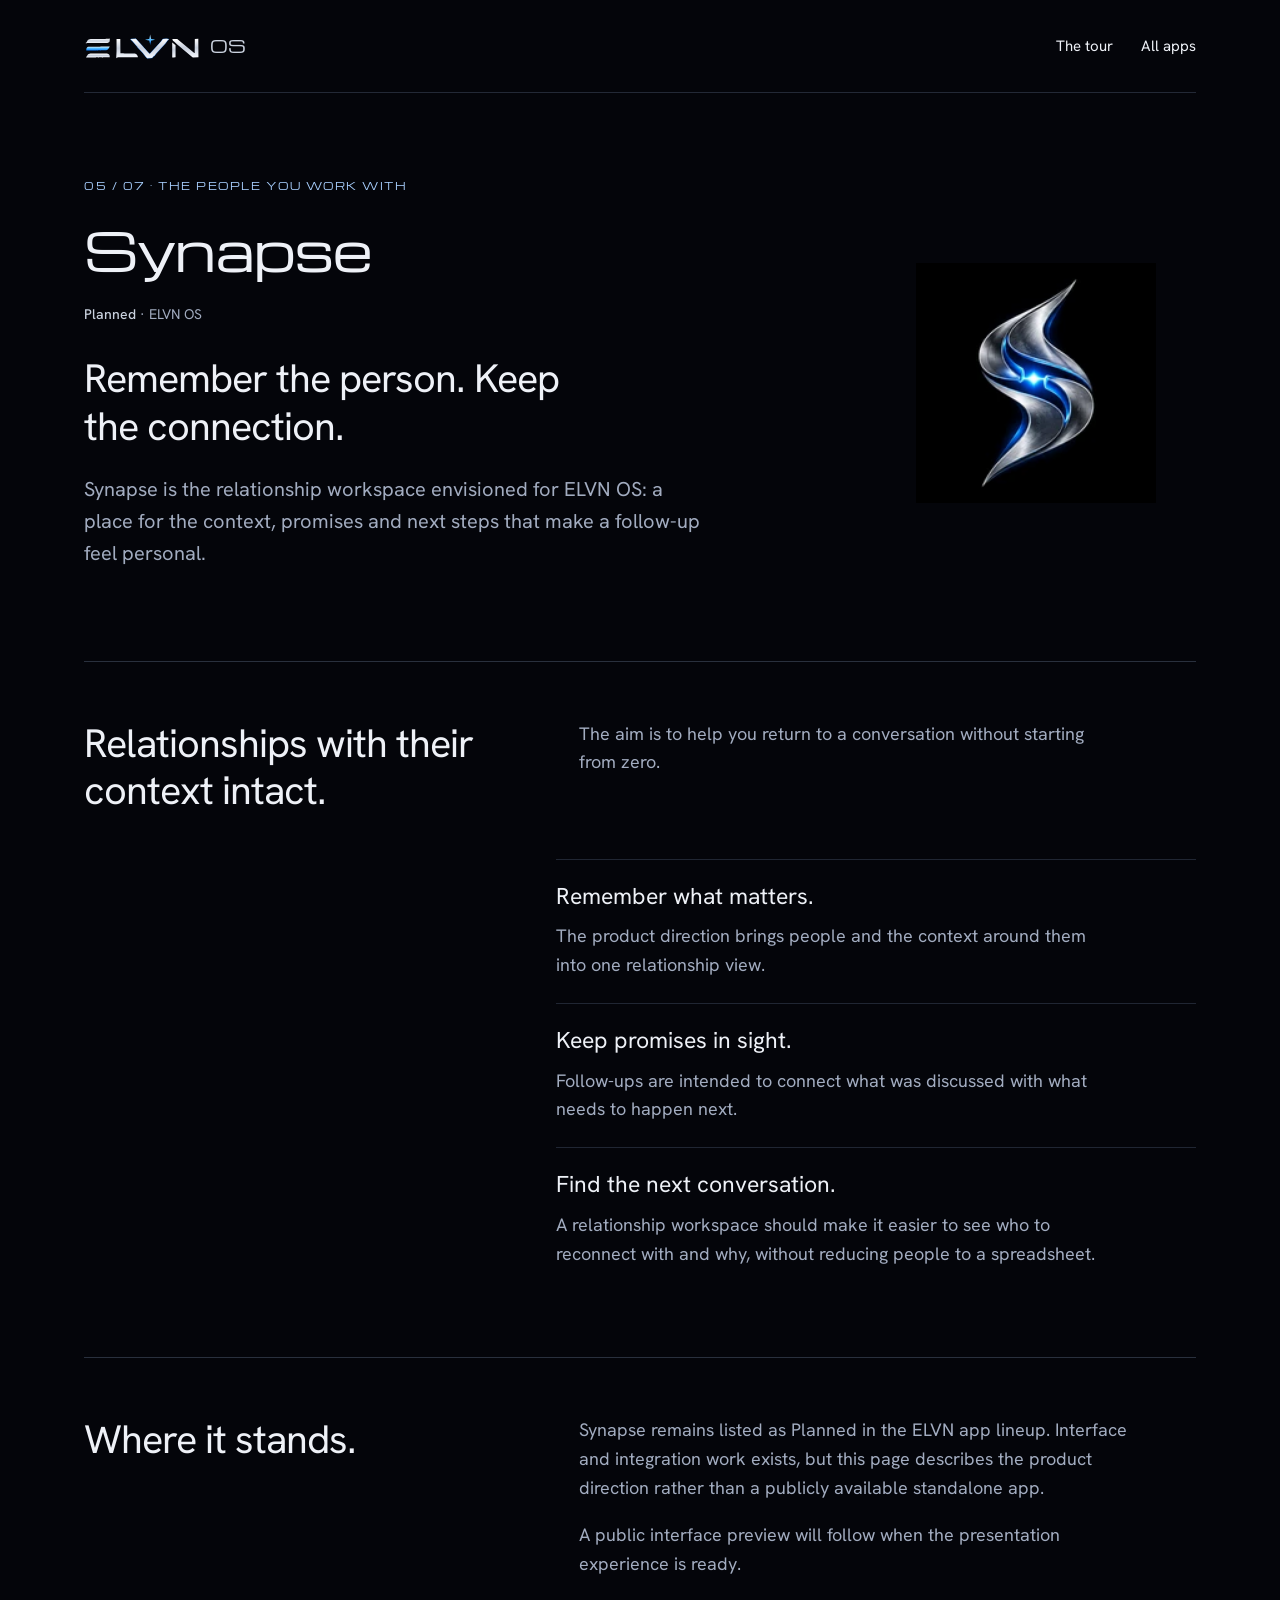
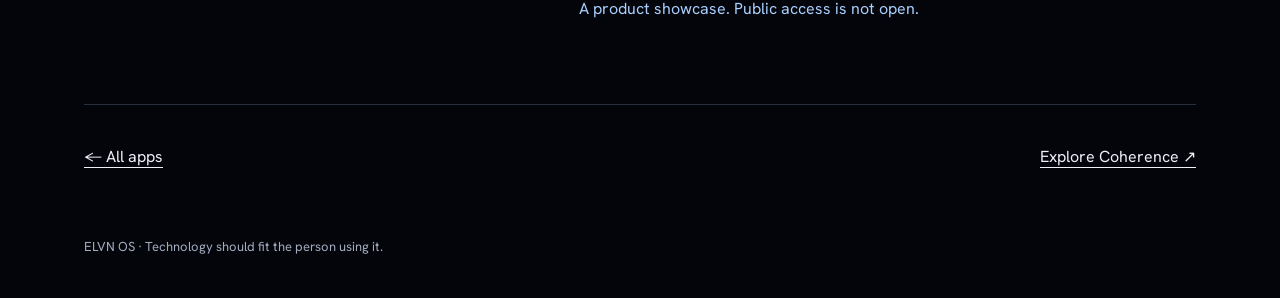
<file: apps/synapse/index.html>
<!doctype html>
<html lang="en"><head><meta charset="utf-8"><meta name="viewport" content="width=device-width,initial-scale=1"><meta name="description" content="Synapse is the relationship workspace envisioned for ELVN OS: a place for the context, promises and next steps that make a follow-up feel personal."><title>Synapse — ELVN OS</title><link rel="stylesheet" href="../style.css"></head><body><a class="skip" href="#main">Skip to content</a><div class="wrap"><header class="masthead"><a class="brand" href="../../" aria-label="ELVN OS tour"><img src="../../elvn-wordmark.svg" alt="ELVN"><span>OS</span></a><nav class="nav" aria-label="Main navigation"><a href="../../">The tour</a><a href="../">All apps</a></nav></header><main id="main" tabindex="-1"><section class="hero"><div class="hero-copy"><p class="eyebrow">05 / 07 · The people you work with</p><h1>Synapse</h1><p class="status"><strong>Planned</strong> · ELVN OS</p><p class="lead">Remember the person. Keep the connection.</p><p class="intro">Synapse is the relationship workspace envisioned for ELVN OS: a place for the context, promises and next steps that make a follow-up feel personal.</p></div><img class="identity " src="../../synapse.webp" alt="" width="240" height="240"></section><section class="chapter" aria-labelledby="purpose"><div class="chapter-head"><h2 id="purpose">Relationships with their context intact.</h2><p>The aim is to help you return to a conversation without starting from zero.</p></div><div class="features"><div class="feature"><h3>Remember what matters.</h3><p>The product direction brings people and the context around them into one relationship view.</p></div><div class="feature"><h3>Keep promises in sight.</h3><p>Follow-ups are intended to connect what was discussed with what needs to happen next.</p></div><div class="feature"><h3>Find the next conversation.</h3><p>A relationship workspace should make it easier to see who to reconnect with and why, without reducing people to a spreadsheet.</p></div></div></section><section class="chapter availability" aria-labelledby="today"><h2 id="today">Where it stands.</h2><div><p>Synapse remains listed as Planned in the ELVN app lineup. Interface and integration work exists, but this page describes the product direction rather than a publicly available standalone app.</p><p>A public interface preview will follow when the presentation experience is ready.</p><p class="reading">A product showcase. Public access is not open.</p></div></section><nav class="next" aria-label="Continue exploring"><a href="../">← All apps</a><a href="../coherence/">Explore Coherence <span aria-hidden="true">&nbsp;↗</span></a></nav></main><footer class="footer">ELVN OS · Technology should fit the person using it.</footer></div></body></html>
</file>
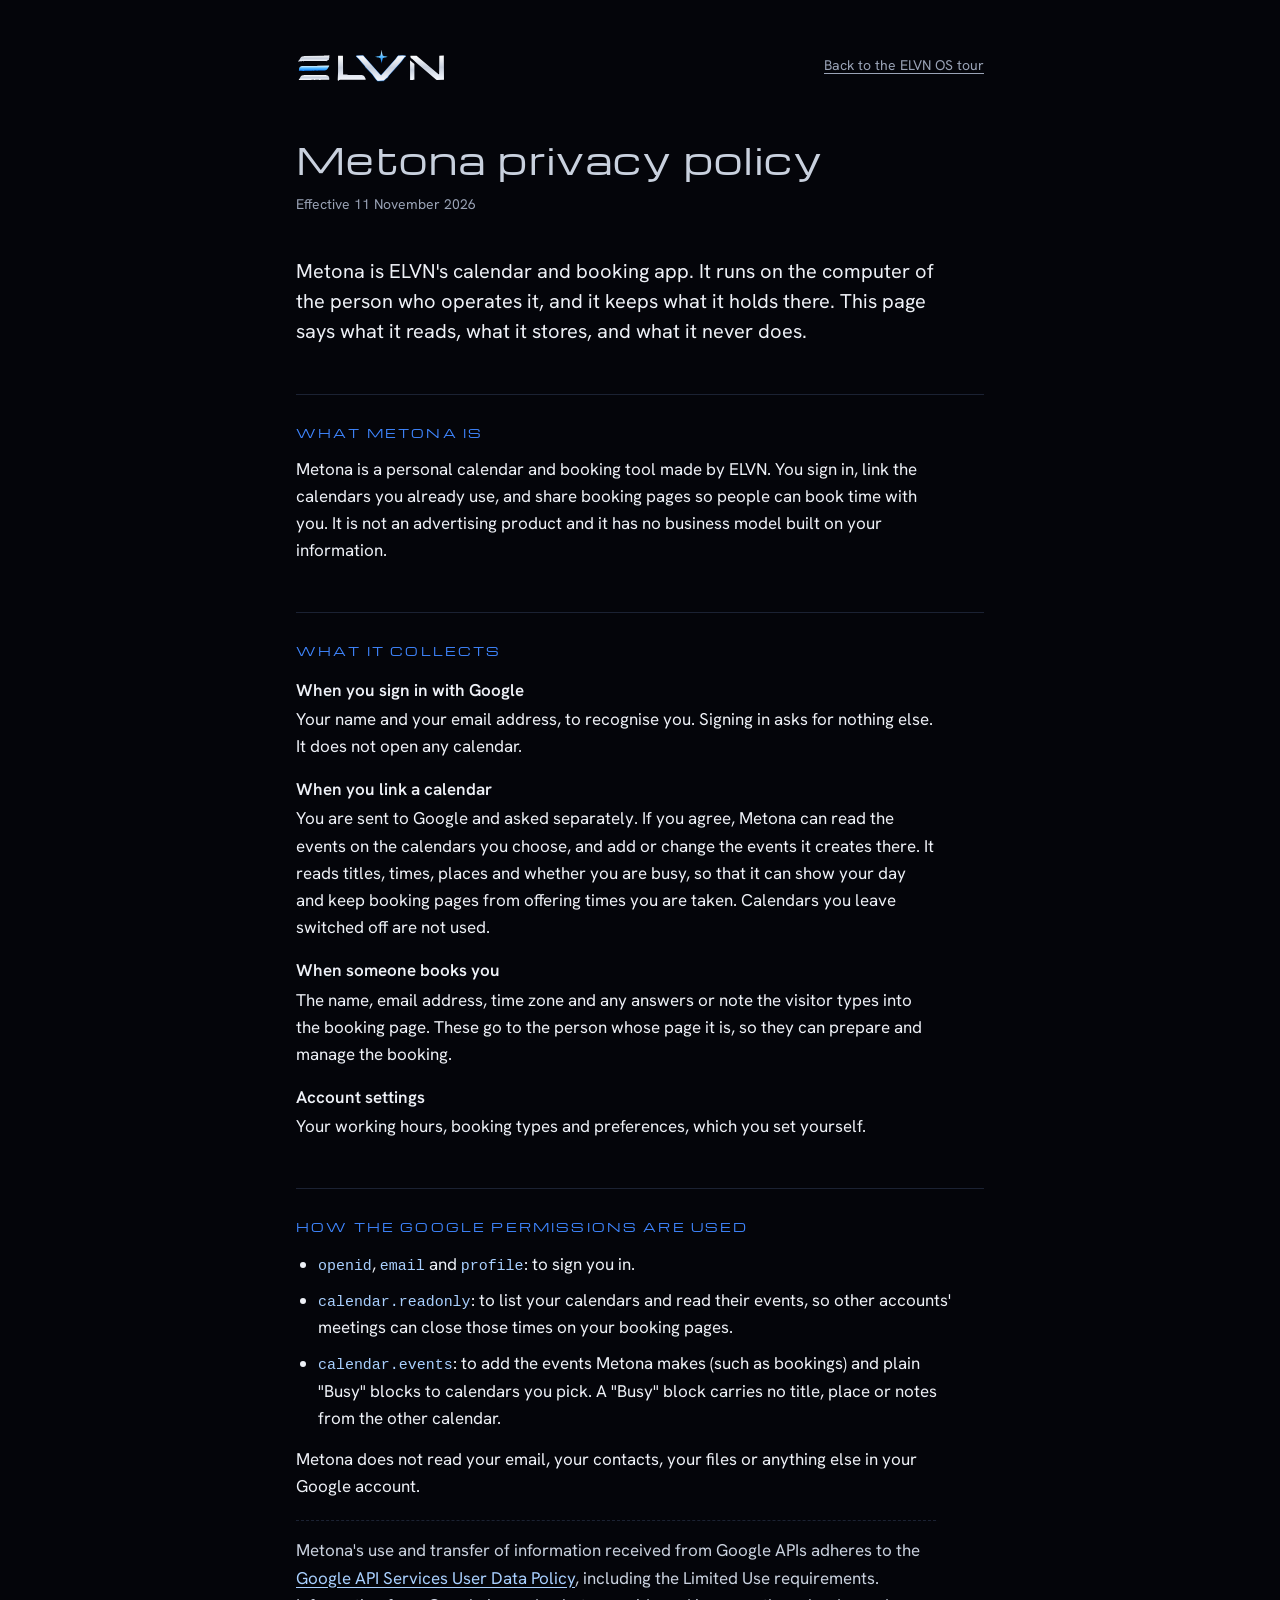
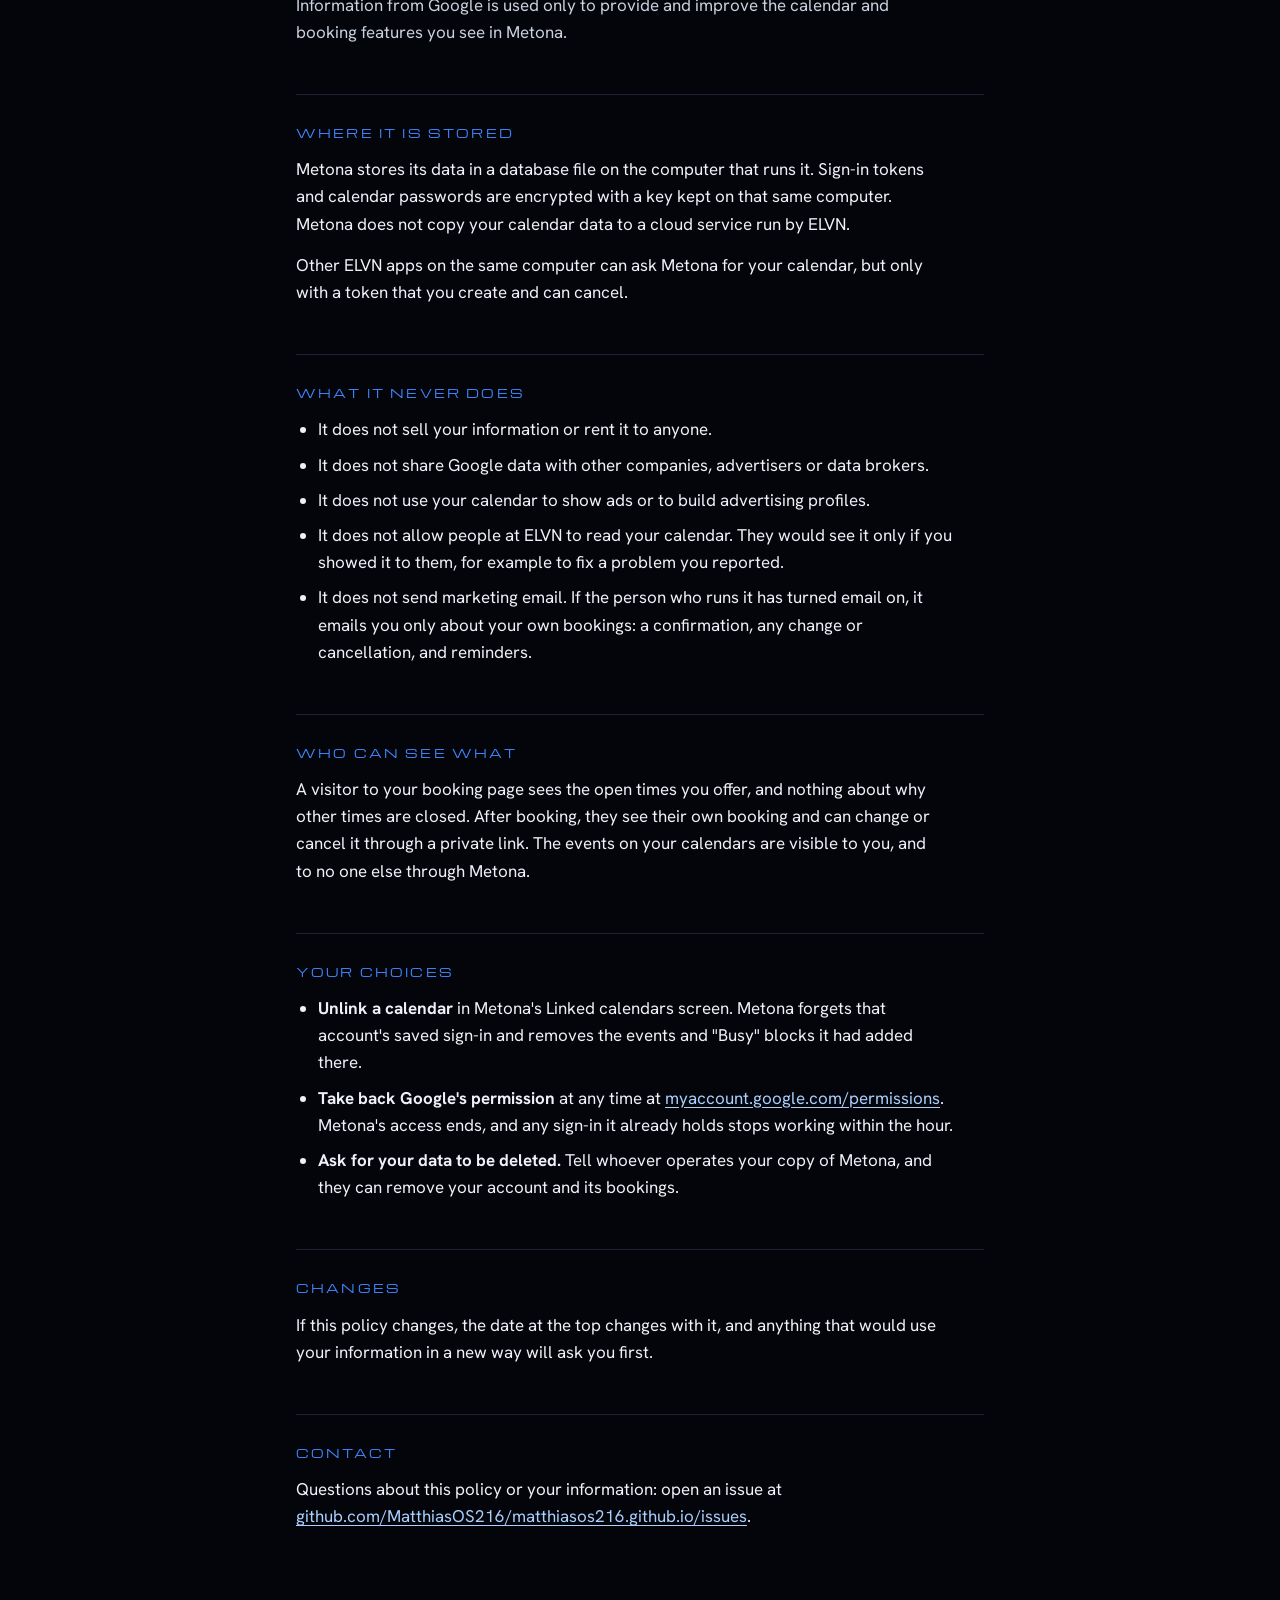
<file: privacy.html>
<!doctype html>
<html lang="en">
<head>
<meta charset="utf-8">
<meta name="viewport" content="width=device-width,initial-scale=1,viewport-fit=cover">
<meta name="description" content="How Metona, ELVN's calendar and booking app, handles your information, including what it reads from and writes to your Google calendars.">
<title>Metona Privacy Policy · ELVN OS</title>
<link rel="preconnect" href="https://fonts.googleapis.com">
<link rel="preconnect" href="https://fonts.gstatic.com" crossorigin>
<link rel="stylesheet" href="https://fonts.googleapis.com/css2?family=Michroma&family=Hanken+Grotesk:wght@400;500;600&display=swap">
<style>
:root{
  --void:#04050a;
  --ink:#eef1f7;
  --mute:#9aa3b6;
  --silver:#c9d1de;
  --volt:#3f86ff;
  --volt-hot:#a9d0ff;
  --rule:#1b2233;
  --display:"Michroma","Eurostile","Arial Black",sans-serif;
  --body:"Hanken Grotesk","Helvetica Neue",Arial,sans-serif;
  color-scheme:dark;
}
*{box-sizing:border-box}
html,body{margin:0;background:var(--void);color:var(--ink)}
body{font-family:var(--body);font-size:17px;line-height:1.6;-webkit-font-smoothing:antialiased}
a{color:var(--volt-hot);text-underline-offset:3px;overflow-wrap:anywhere}
a:focus-visible{outline:2px solid var(--volt);outline-offset:3px}
.page{max-width:720px;margin:0 auto;padding:48px max(16px,env(safe-area-inset-left,0px)) 96px max(16px,env(safe-area-inset-right,0px))}
.top{display:flex;align-items:center;justify-content:space-between;gap:16px;flex-wrap:wrap;margin-bottom:56px}
.top img{width:150px;height:auto;display:block}
.top a.back{font-size:14px;color:var(--mute)}
h1{font-family:var(--display);font-weight:400;font-size:clamp(24px,5vw,36px);letter-spacing:.04em;line-height:1.2;color:var(--silver);margin:0 0 12px}
.stamp{color:var(--mute);font-size:14px;margin:0 0 40px}
.lede{font-size:20px;line-height:1.5;margin:0 0 48px;max-width:58ch}
h2{font-family:var(--display);font-weight:400;font-size:12px;letter-spacing:.18em;text-transform:uppercase;color:var(--volt);margin:48px 0 14px;padding-top:28px;border-top:1px solid var(--rule)}
p,li{max-width:64ch;overflow-wrap:anywhere}
p{margin:0 0 14px}
ul{margin:0 0 14px;padding-left:22px}
li{margin-bottom:8px}
dl{margin:0 0 14px}
dt{font-weight:600;margin-top:16px}
dd{margin:2px 0 0;color:var(--ink);max-width:64ch}
code{font-family:ui-monospace,Menlo,Consolas,monospace;font-size:.88em;color:var(--volt-hot);overflow-wrap:anywhere}
.limited{margin-top:20px;padding:16px 0 0;border-top:1px dashed var(--rule);color:var(--silver)}
</style>
</head>
<body>
<main class="page">
  <div class="top">
    <a href="/" aria-label="ELVN OS home"><img src="elvn-wordmark.svg" alt="ELVN"></a>
    <a class="back" href="/">Back to the ELVN OS tour</a>
  </div>

  <h1>Metona privacy policy</h1>
  <p class="stamp">Effective 11 November 2026</p>
  <p class="lede">Metona is ELVN's calendar and booking app. It runs on the computer of the person who operates it, and it keeps what it holds there. This page says what it reads, what it stores, and what it never does.</p>

  <h2>What Metona is</h2>
  <p>Metona is a personal calendar and booking tool made by ELVN. You sign in, link the calendars you already use, and share booking pages so people can book time with you. It is not an advertising product and it has no business model built on your information.</p>

  <h2>What it collects</h2>
  <dl>
    <dt>When you sign in with Google</dt>
    <dd>Your name and your email address, to recognise you. Signing in asks for nothing else. It does not open any calendar.</dd>
    <dt>When you link a calendar</dt>
    <dd>You are sent to Google and asked separately. If you agree, Metona can read the events on the calendars you choose, and add or change the events it creates there. It reads titles, times, places and whether you are busy, so that it can show your day and keep booking pages from offering times you are taken. Calendars you leave switched off are not used.</dd>
    <dt>When someone books you</dt>
    <dd>The name, email address, time zone and any answers or note the visitor types into the booking page. These go to the person whose page it is, so they can prepare and manage the booking.</dd>
    <dt>Account settings</dt>
    <dd>Your working hours, booking types and preferences, which you set yourself.</dd>
  </dl>

  <h2>How the Google permissions are used</h2>
  <ul>
    <li><code>openid</code>, <code>email</code> and <code>profile</code>: to sign you in.</li>
    <li><code>calendar.readonly</code>: to list your calendars and read their events, so other accounts' meetings can close those times on your booking pages.</li>
    <li><code>calendar.events</code>: to add the events Metona makes (such as bookings) and plain "Busy" blocks to calendars you pick. A "Busy" block carries no title, place or notes from the other calendar.</li>
  </ul>
  <p>Metona does not read your email, your contacts, your files or anything else in your Google account.</p>
  <p class="limited">Metona's use and transfer of information received from Google APIs adheres to the <a href="https://developers.google.com/terms/api-services-user-data-policy#additional_requirements_for_specific_api_scopes">Google API Services User Data Policy</a>, including the Limited Use requirements. Information from Google is used only to provide and improve the calendar and booking features you see in Metona.</p>

  <h2>Where it is stored</h2>
  <p>Metona stores its data in a database file on the computer that runs it. Sign-in tokens and calendar passwords are encrypted with a key kept on that same computer. Metona does not copy your calendar data to a cloud service run by ELVN.</p>
  <p>Other ELVN apps on the same computer can ask Metona for your calendar, but only with a token that you create and can cancel.</p>

  <h2>What it never does</h2>
  <ul>
    <li>It does not sell your information or rent it to anyone.</li>
    <li>It does not share Google data with other companies, advertisers or data brokers.</li>
    <li>It does not use your calendar to show ads or to build advertising profiles.</li>
    <li>It does not allow people at ELVN to read your calendar. They would see it only if you showed it to them, for example to fix a problem you reported.</li>
    <li>It does not send marketing email. If the person who runs it has turned email on, it emails you only about your own bookings: a confirmation, any change or cancellation, and reminders.</li>
  </ul>

  <h2>Who can see what</h2>
  <p>A visitor to your booking page sees the open times you offer, and nothing about why other times are closed. After booking, they see their own booking and can change or cancel it through a private link. The events on your calendars are visible to you, and to no one else through Metona.</p>

  <h2>Your choices</h2>
  <ul>
    <li><strong>Unlink a calendar</strong> in Metona's Linked calendars screen. Metona forgets that account's saved sign-in and removes the events and "Busy" blocks it had added there.</li>
    <li><strong>Take back Google's permission</strong> at any time at <a href="https://myaccount.google.com/permissions">myaccount.google.com/permissions</a>. Metona's access ends, and any sign-in it already holds stops working within the hour.</li>
    <li><strong>Ask for your data to be deleted.</strong> Tell whoever operates your copy of Metona, and they can remove your account and its bookings.</li>
  </ul>

  <h2>Changes</h2>
  <p>If this policy changes, the date at the top changes with it, and anything that would use your information in a new way will ask you first.</p>

  <h2>Contact</h2>
  <p>Questions about this policy or your information: open an issue at <a href="https://github.com/MatthiasOS216/matthiasos216.github.io/issues">github.com/MatthiasOS216/matthiasos216.github.io/issues</a>.</p>
</main>
</body>
</html>
</file>
<file: apps/style.css>
/* The tour's open space becomes a quiet reading surface. */
@import url('https://fonts.googleapis.com/css2?family=Michroma&family=Hanken+Grotesk:wght@400;500;600&display=swap');
:root{--void:#04050a;--ink:#eef1f7;--mute:#a2acc0;--silver:#c9d1de;--volt:#3f86ff;--hot:#a9d0ff;--display:Michroma,Eurostile,'Arial Black',sans-serif;--body:'Hanken Grotesk','Helvetica Neue',Arial,sans-serif;color-scheme:dark}
*{box-sizing:border-box}html{background:var(--void);color:var(--ink)}body{margin:0;font:18px/1.6 var(--body);-webkit-font-smoothing:antialiased}a{color:inherit;text-underline-offset:.3em}a:focus-visible{outline:2px solid var(--hot);outline-offset:6px}a:hover{color:var(--hot)}img{max-width:100%;height:auto;display:block}p{margin:0 0 1em}h1,h2,h3{font-weight:400;line-height:1.2;margin:0}h1{font-family:var(--display);font-size:clamp(28px,4.1vw,58px);letter-spacing:-.025em;overflow-wrap:anywhere}h2{font-size:clamp(29px,3.1vw,43px);max-width:20ch;letter-spacing:-.025em}h3{font-size:24px}::selection{background:#234d82;color:white}
.wrap{max-width:1240px;margin:auto;padding-inline:clamp(22px,5vw,76px)}.skip{position:absolute;left:24px;top:-100px;padding:12px;background:var(--ink);color:var(--void);z-index:4}.skip:focus{top:12px}.masthead{display:flex;align-items:center;justify-content:space-between;gap:24px;padding-block:24px;border-bottom:1px solid #232936}.brand{display:flex;align-items:center;gap:10px;min-height:44px;text-decoration:none}.brand img{width:116px}.brand span{font-family:var(--display);font-size:17px;color:var(--silver)}.nav{display:flex;gap:28px;align-items:center}.nav a{display:inline-flex;align-items:center;min-height:44px;font-size:15px;text-decoration:none}.nav a[aria-current]{color:var(--hot)}.eyebrow{font-family:var(--display);font-size:10px;letter-spacing:.15em;text-transform:uppercase;color:var(--hot);margin-bottom:24px}.status{color:var(--mute);font-size:14px;margin:22px 0 0}.status strong{color:var(--silver);font-weight:500}.hero{display:grid;grid-template-columns:minmax(0,1.8fr) minmax(160px,.8fr);gap:70px;align-items:center;padding-block:85px 72px}.hero .identity{width:min(240px,100%);justify-self:center}.hero .identity.hod{width:min(280px,100%)}.lead{font-size:clamp(27px,3.1vw,44px);line-height:1.2;letter-spacing:-.025em;max-width:22ch;margin:30px 0 22px}.intro{color:var(--mute);max-width:57ch;font-size:20px;line-height:1.6}.chapter{border-top:1px solid #29303d;padding-block:58px 66px}.chapter-head{display:grid;grid-template-columns:1fr 1.45fr;gap:70px;margin-bottom:44px}.chapter-head p{color:var(--mute);max-width:54ch;margin:0}.features{margin-left:calc(40.8% + 18px)}.feature{padding:23px 0;border-top:1px solid #202633}.feature h3{margin-bottom:12px;font-size:23px}.feature p{max-width:55ch;color:var(--mute);margin:0}.gallery figure{margin:0 0 38px}.gallery img{width:100%;border:1px solid #303746}.gallery figcaption{font-size:14px;line-height:1.6;color:var(--mute);margin-top:14px;max-width:85ch}.availability{display:grid;grid-template-columns:1fr 1.45fr;gap:70px}.availability p{color:var(--mute);max-width:55ch}.availability .reading{color:var(--hot);font-size:16px}.next{display:flex;align-items:center;justify-content:space-between;gap:24px;padding-block:28px;border-top:1px solid #29303d}.next a{display:inline-flex;align-items:center;min-height:48px;font-size:16px}.footer{color:var(--mute);font-size:13px;padding-block:28px 40px}.directory-hero{padding-block:76px 60px;max-width:820px}.directory-hero h1{font-family:var(--body);font-size:clamp(40px,5.4vw,72px);max-width:22ch;line-height:1.05}.directory-hero .intro{margin-top:28px}.catalog{list-style:none;padding:0;margin:0 0 65px}.catalog li{border-top:1px solid #29303d}.app-row{display:grid;grid-template-columns:34px 94px 1fr 155px 24px;align-items:center;gap:28px;text-decoration:none;padding:30px 0;min-height:144px}.app-row .number{font:10px var(--display);color:var(--mute)}.app-row img{width:84px;height:84px;object-fit:contain}.app-row h2{font:clamp(18px,2vw,25px)/1.3 var(--display);letter-spacing:0;max-width:none}.app-row p{font-size:17px;color:var(--mute);margin:8px 0 0}.app-row .release{font-size:13px;color:var(--mute)}.arrow{font-size:26px;color:var(--hot)}.app-row:hover h2{text-decoration:underline;text-underline-offset:6px}.directory-note{max-width:68ch;color:var(--mute);font-size:16px;margin-bottom:60px}
@media(max-width:700px){.wrap{padding-inline:22px}.masthead{padding-block:18px;align-items:flex-start;gap:12px}.brand{gap:7px}.brand img{width:91px}.brand span{font-size:14px}.nav{gap:14px}.nav a{font-size:13px}.hero{grid-template-columns:1fr 84px;gap:24px;padding-block:54px 44px;align-items:start}.hero-copy{grid-column:1/-1}.hero .identity{grid-column:2;grid-row:1;width:80px;margin-top:0}.hero .eyebrow{max-width:calc(100% - 100px);margin-top:8px;margin-bottom:68px;min-height:28px;line-height:1.8}.hero h1{font-size:clamp(25px,7vw,40px);line-height:1.35}.lead{font-size:32px;margin-top:24px}.intro{font-size:18px}.status{font-size:13px}.chapter{padding-block:36px 42px}.chapter-head,.availability{grid-template-columns:1fr;gap:24px;margin-bottom:28px}.features{margin-left:0}.feature{padding-block:22px}.chapter-head h2,.availability h2{font-size:30px;max-width:20ch}.gallery figcaption{font-size:13px}.next{align-items:flex-start;flex-direction:column;gap:4px}.next a{font-size:15px}.directory-hero{padding-block:52px 35px}.directory-hero h1{font-size:46px}.catalog{margin-bottom:36px}.app-row{grid-template-columns:64px 1fr 20px;gap:16px;padding-block:25px}.app-row .number{display:none}.app-row img{width:64px;height:64px;grid-row:1/3}.app-row h2{font-size:17px;overflow-wrap:anywhere}.app-row p{font-size:15px;line-height:1.4}.app-row .release{grid-column:2;grid-row:2;font-size:12px}.app-row .arrow{grid-column:3;grid-row:1/3}.footer{font-size:12px}.directory-note{font-size:15px}}
@media(prefers-reduced-motion:reduce){*{scroll-behavior:auto!important;animation:none!important;transition:none!important}}

.gallery figure>a{display:block}


@media(max-width:700px){.hero-copy{grid-row:1}}
</file>
